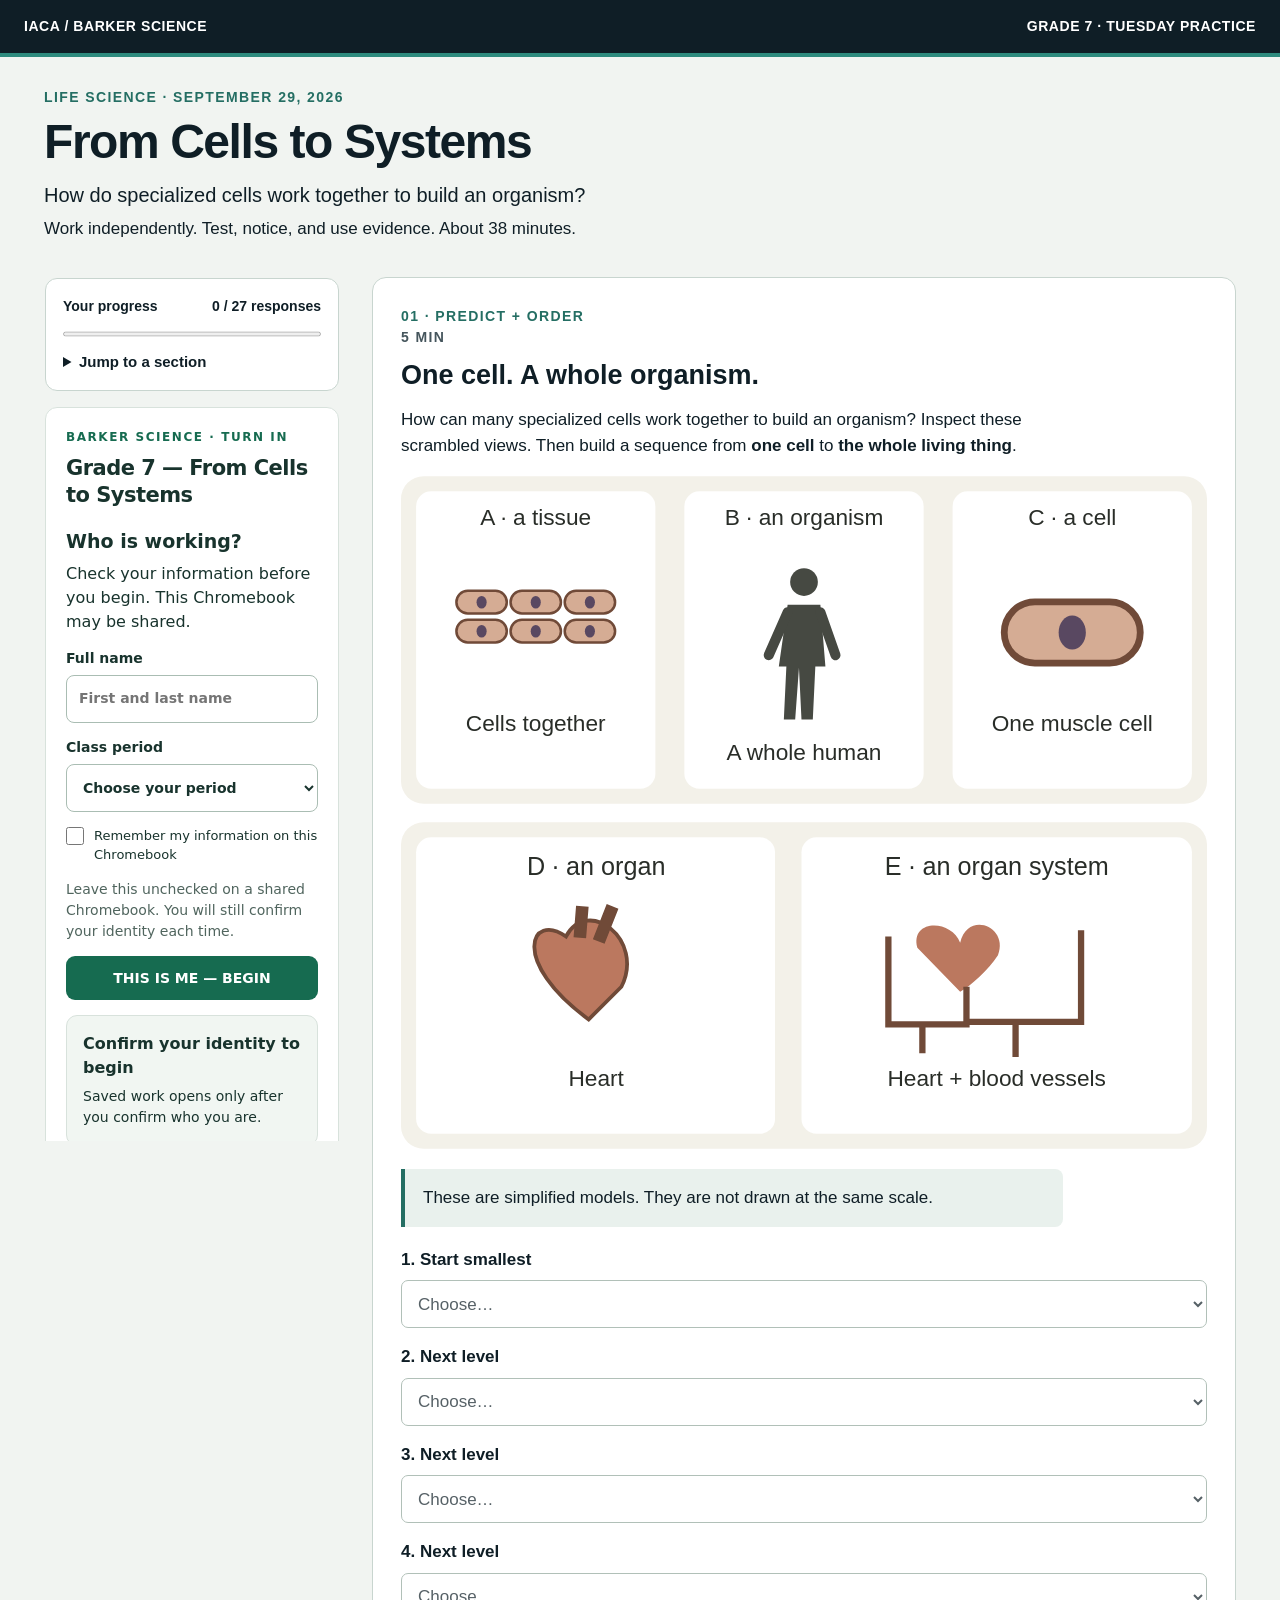
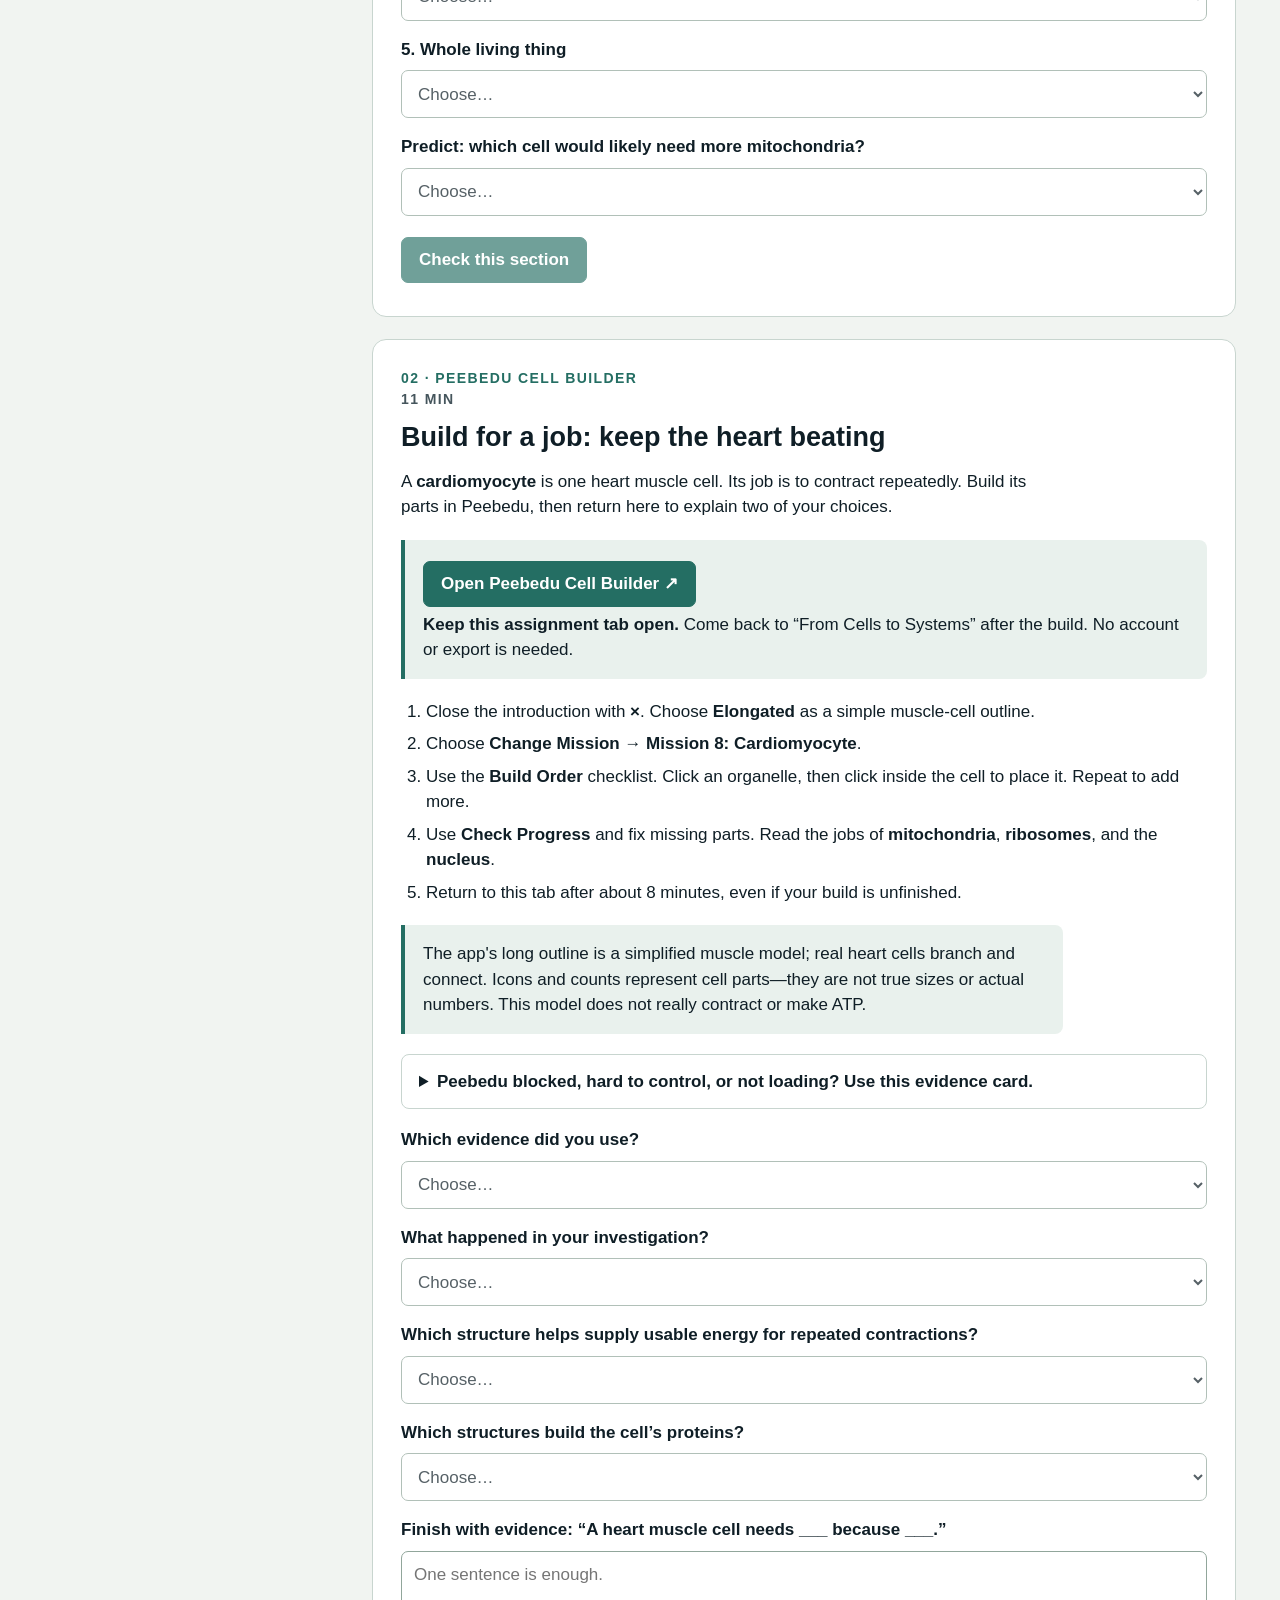
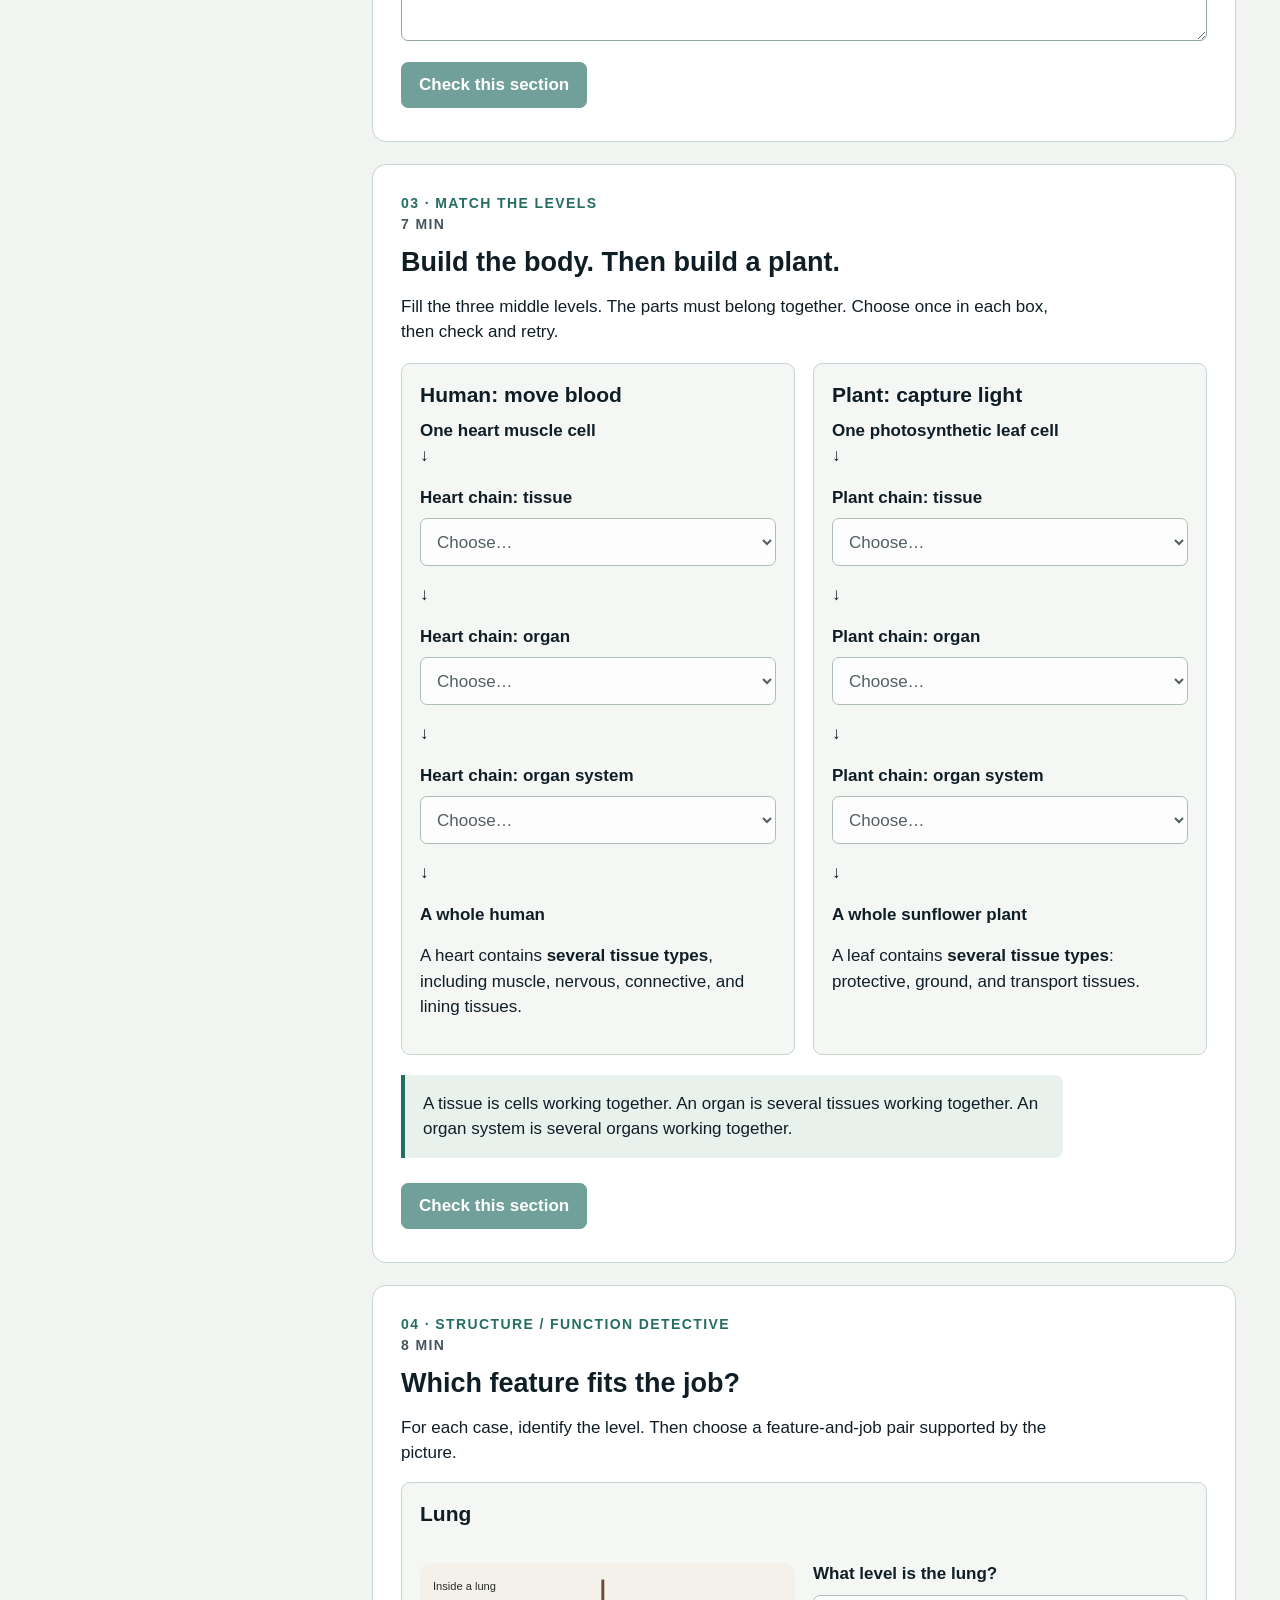
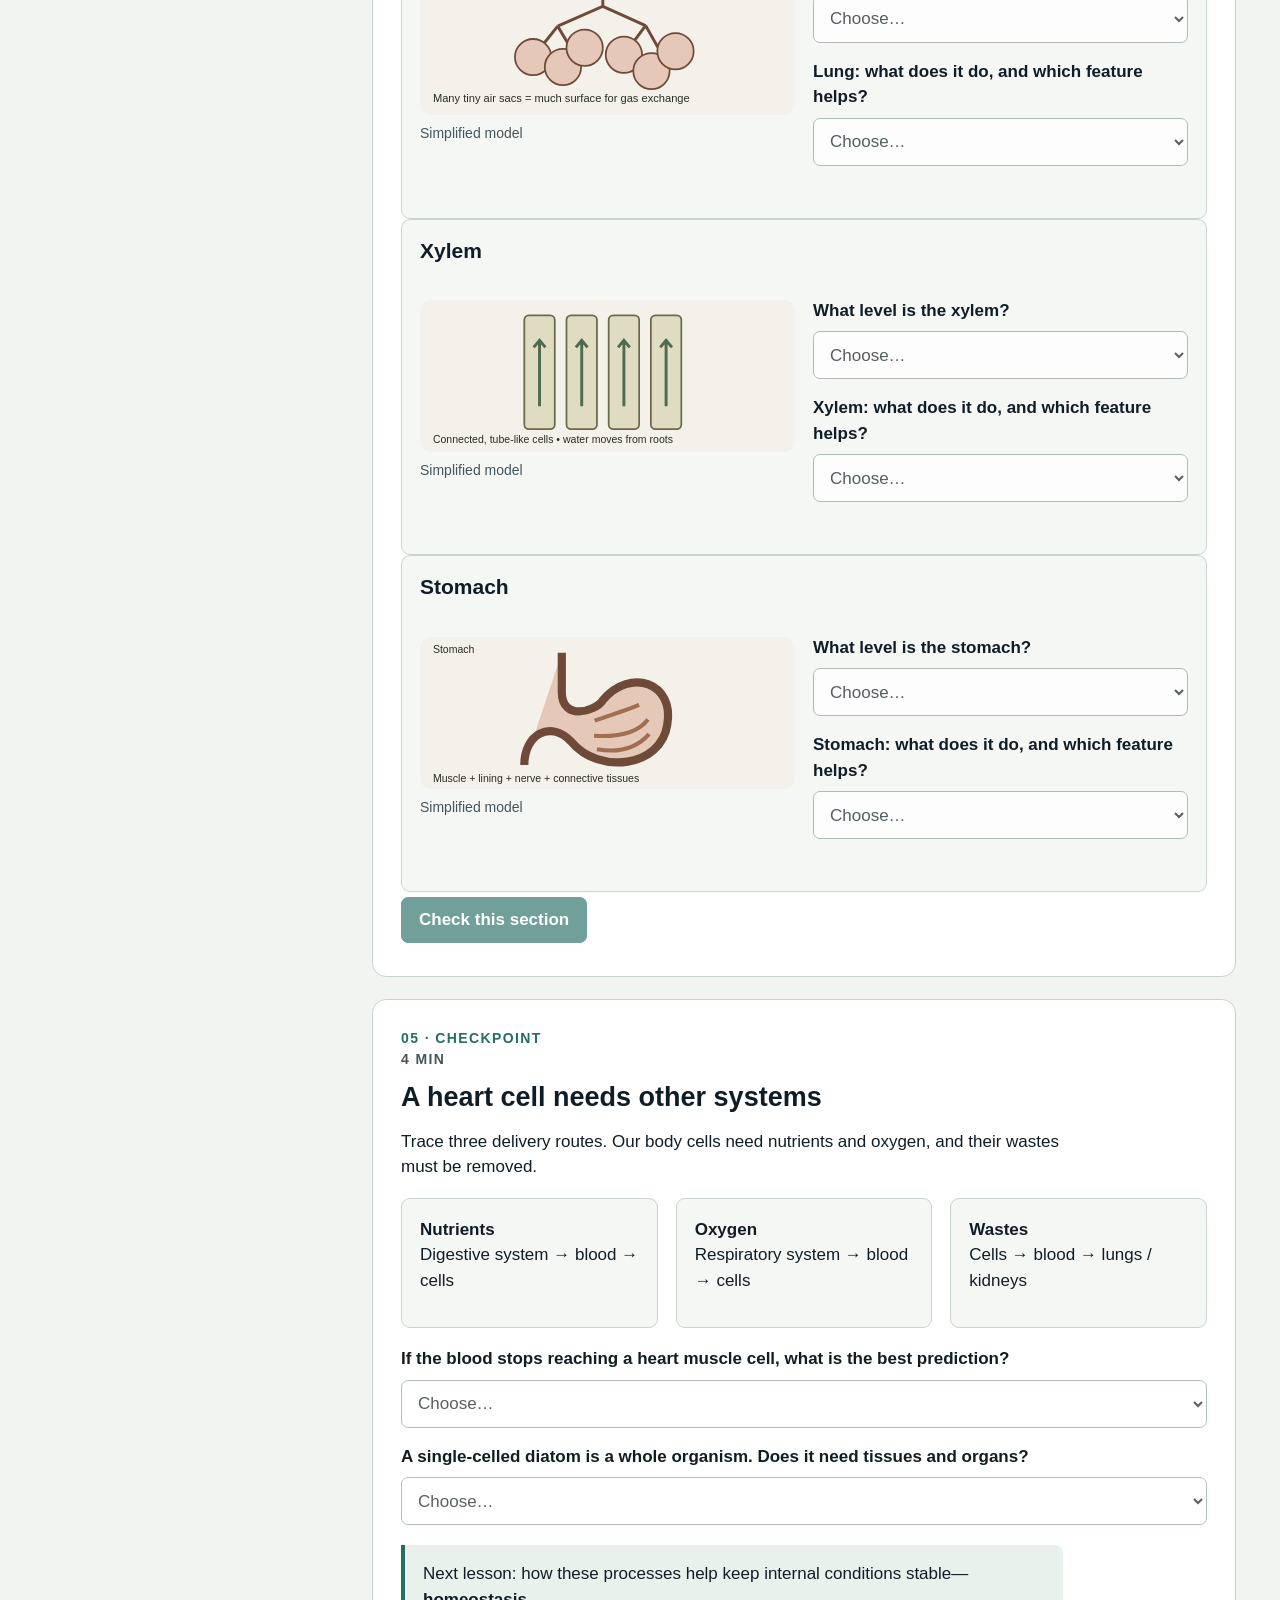
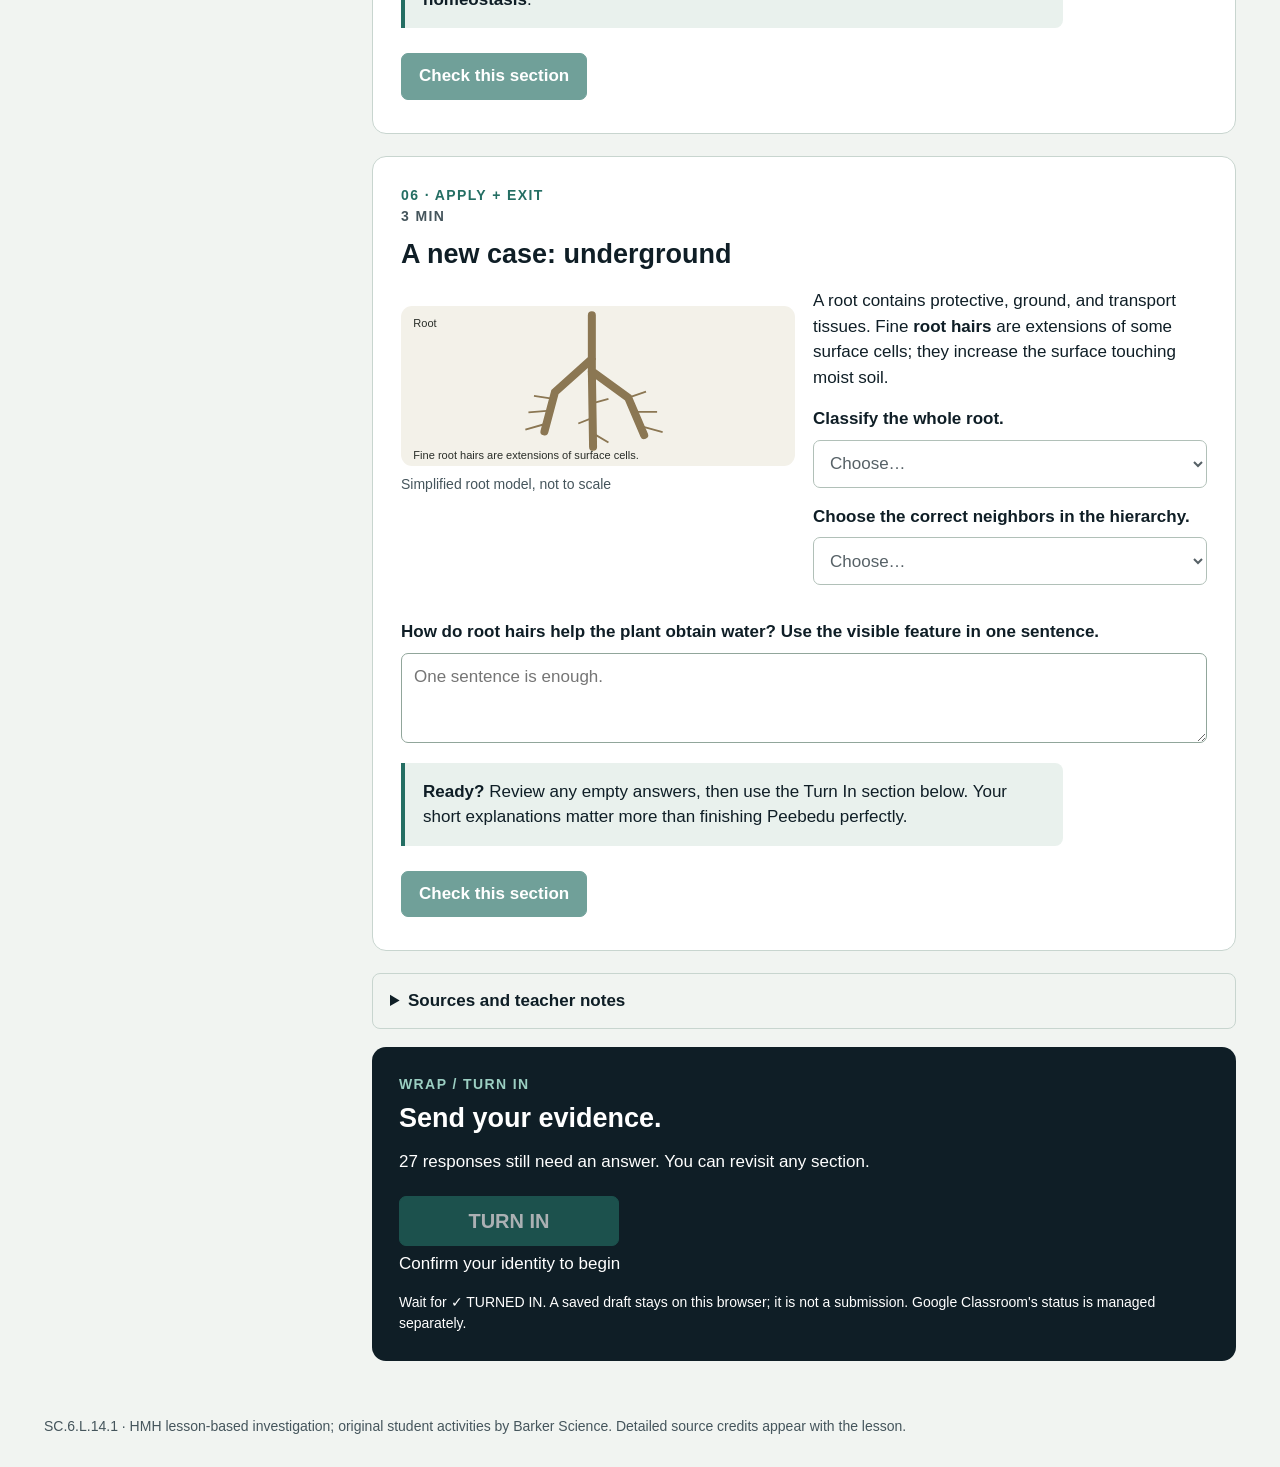
<file: from-cells-to-systems/index.html>
<!doctype html>
<html lang="en" data-grade="7">
<head><meta charset="utf-8"><meta name="viewport" content="width=device-width,initial-scale=1"><meta name="referrer" content="no-referrer">
<title>Grade 7 · From Cells to Systems | IACA Science</title><meta name="description" content="Tuesday practice: How do specialized cells work together to build an organism?">
<link rel="icon" type="image/svg+xml" href="data:image/svg+xml,%3Csvg xmlns='http://www.w3.org/2000/svg' viewBox='0 0 32 32'%3E%3Crect width='32' height='32' rx='7' fill='%230f1e26'/%3E%3Ccircle cx='16' cy='16' r='10' fill='none' stroke='%232e8b7e' stroke-width='3'/%3E%3Ccircle cx='16' cy='16' r='3' fill='white'/%3E%3C/svg%3E">
<link rel="stylesheet" href="client/iaca-submission.css"><link rel="stylesheet" href="lesson.css">
<script defer src="client/iaca-submission.js"></script><script defer src="config.js"></script><script defer src="lesson.js"></script></head>
<body><a class="skip" href="#activity">Skip to investigation</a>
<div class="topbar"><span>IACA / BARKER SCIENCE</span><span>GRADE 7 · TUESDAY PRACTICE</span></div>
<header class="page-header"><p class="eyebrow">Life Science · September 29, 2026</p><h1>From Cells to Systems</h1><p class="mission">How do specialized cells work together to build an organism?</p><p>Work independently. Test, notice, and use evidence. About 38 minutes.</p>
<p id="setup-note" class="setup-note">Turn-in is not connected yet. You can work and save on this Chromebook. Keep this browser profile and tell Mr. Barker before closing your work.</p></header>
<main class="layout"><aside class="side"><div class="side-inner"><div class="progress-card"><div class="progress-row"><span>Your progress</span><span id="progress-label">0 responses</span></div><progress id="progress" aria-label="Required responses completed" max="1" value="0"></progress><details class="jump-menu"><summary>Jump to a section</summary><nav id="step-nav" aria-label="Investigation sections"></nav></details></div><div id="submission" aria-label="Confirm identity, save, and turn in"></div></div></aside>
<div class="content"><div id="activity"><section class="step" id="g7-zoom" data-title="Zoom out"><p class="eyebrow">01 · PREDICT + ORDER <span class="timer">5 min</span></p><h2>One cell. A whole organism.</h2><p>How can many specialized cells work together to build an organism? Inspect these scrambled views. Then build a sequence from <strong>one cell</strong> to <strong>the whole living thing</strong>.</p><div><figure><img src="assets/g7-zoom.svg" alt="Scrambled models: A, muscle cells grouped as a tissue; B, a whole human organism; C, one muscle cell."></figure><figure><img src="assets/g7-organ-system.svg" alt="More scrambled models: D, a heart organ; E, a heart and blood vessels working as an organ system."></figure></div><p class="callout">These are simplified models. They are not drawn at the same scale.</p>
<label for="zoom_1">1. Start smallest</label><select name="zoom_1" id="zoom_1" data-required="1. Start smallest" data-answer="cell" data-feedback="Cell → tissue → organ → organ system → organism. Each new level contains working parts from the earlier levels."><option value="">Choose…</option><option value="organ">Organ</option><option value="cell">Cell</option><option value="organism">Organism</option><option value="tissue">Tissue</option><option value="system">Organ system</option></select>
<label for="zoom_2">2. Next level</label><select name="zoom_2" id="zoom_2" data-required="2. Next level" data-answer="tissue" data-feedback="Cell → tissue → organ → organ system → organism. Each new level contains working parts from the earlier levels."><option value="">Choose…</option><option value="organ">Organ</option><option value="cell">Cell</option><option value="organism">Organism</option><option value="tissue">Tissue</option><option value="system">Organ system</option></select>
<label for="zoom_3">3. Next level</label><select name="zoom_3" id="zoom_3" data-required="3. Next level" data-answer="organ" data-feedback="Cell → tissue → organ → organ system → organism. Each new level contains working parts from the earlier levels."><option value="">Choose…</option><option value="organ">Organ</option><option value="cell">Cell</option><option value="organism">Organism</option><option value="tissue">Tissue</option><option value="system">Organ system</option></select>
<label for="zoom_4">4. Next level</label><select name="zoom_4" id="zoom_4" data-required="4. Next level" data-answer="system" data-feedback="Cell → tissue → organ → organ system → organism. Each new level contains working parts from the earlier levels."><option value="">Choose…</option><option value="organ">Organ</option><option value="cell">Cell</option><option value="organism">Organism</option><option value="tissue">Tissue</option><option value="system">Organ system</option></select>
<label for="zoom_5">5. Whole living thing</label><select name="zoom_5" id="zoom_5" data-required="5. Whole living thing" data-answer="organism" data-feedback="Cell → tissue → organ → organ system → organism. Each new level contains working parts from the earlier levels."><option value="">Choose…</option><option value="organ">Organ</option><option value="cell">Cell</option><option value="organism">Organism</option><option value="tissue">Tissue</option><option value="system">Organ system</option></select>
<label for="prediction">Predict: which cell would likely need more mitochondria?</label><select name="prediction" id="prediction" data-required="Predict: which cell would likely need more mitochondria?"><option value="">Choose…</option><option value="leaf">A cell only storing water</option><option value="heart">A heart muscle cell contracting all day</option><option value="same">Every cell needs exactly the same number</option></select>
<button type="button" data-check="g7-zoom">Check this section</button><div class="feedback" aria-live="polite"></div></section>
<section class="step" id="g7-cell" data-title="Build a cell"><p class="eyebrow">02 · PEEBEDU CELL BUILDER <span class="timer">11 min</span></p><h2>Build for a job: keep the heart beating</h2><p>A <strong>cardiomyocyte</strong> is one heart muscle cell. Its job is to contract repeatedly. Build its parts in Peebedu, then return here to explain two of your choices.</p><div class="callout"><a class="external" href="https://peebedu.com/interactives/cellbuilder/" target="_blank" rel="noopener noreferrer">Open Peebedu Cell Builder ↗</a><p><strong>Keep this assignment tab open.</strong> Come back to “From Cells to Systems” after the build. No account or export is needed.</p></div><ol><li>Close the introduction with <strong>×</strong>. Choose <strong>Elongated</strong> as a simple muscle-cell outline.</li><li>Choose <strong>Change Mission → Mission 8: Cardiomyocyte</strong>.</li><li>Use the <strong>Build Order</strong> checklist. Click an organelle, then click inside the cell to place it. Repeat to add more.</li><li>Use <strong>Check Progress</strong> and fix missing parts. Read the jobs of <strong>mitochondria</strong>, <strong>ribosomes</strong>, and the <strong>nucleus</strong>.</li><li>Return to this tab after about 8 minutes, even if your build is unfinished.</li></ol><p class="callout">The app's long outline is a simplified muscle model; real heart cells branch and connect. Icons and counts represent cell parts—they are not true sizes or actual numbers. This model does not really contract or make ATP.</p>
<details><summary>Peebedu blocked, hard to control, or not loading? Use this evidence card.</summary><div class="card"><h3>Heart-cell evidence card</h3><p>A heart muscle cell contracts over and over. It has many mitochondria that help release usable energy from food, ribosomes that build proteins, and a nucleus that holds DNA instructions. It also has a membrane and other cell structures.</p><p>Use those observations to complete the same questions below. Tell your teacher that you used the evidence card.</p></div></details>
<label for="cell_route">Which evidence did you use?</label><select name="cell_route" id="cell_route" data-required="Which evidence did you use?"><option value="">Choose…</option><option value="live">Peebedu Mission 8</option><option value="fallback">The evidence card because Peebedu was unavailable</option></select>
<label for="build_status">What happened in your investigation?</label><select name="build_status" id="build_status"><option value="">Choose…</option><option value="complete">I completed the heart-cell mission</option><option value="attempt">I built and inspected parts; the mission was unfinished</option><option value="card">I used the evidence card</option></select>
<label for="heart_energy">Which structure helps supply usable energy for repeated contractions?</label><select name="heart_energy" id="heart_energy" data-required="Which structure helps supply usable energy for repeated contractions?" data-answer="mitochondria" data-feedback="Mitochondria help release usable energy from food. Repeated contractions require a large energy supply."><option value="">Choose…</option><option value="nucleus">Nucleus</option><option value="mitochondria">Mitochondria</option><option value="chloroplast">Chloroplasts</option></select>
<label for="heart_proteins">Which structures build the cell’s proteins?</label><select name="heart_proteins" id="heart_proteins" data-required="Which structures build the cell’s proteins?" data-answer="ribosomes" data-feedback="Ribosomes build proteins. Some proteins form the machinery that allows a muscle cell to contract."><option value="">Choose…</option><option value="ribosomes">Ribosomes</option><option value="wall">A cell wall</option><option value="vacuole">Vacuoles</option></select>
<label for="heart_evidence">Finish with evidence: “A heart muscle cell needs ___ because ___.”</label><textarea id="heart_evidence" name="heart_evidence" data-required="Finish with evidence: “A heart muscle cell needs ___ because ___.”" maxlength="240" rows="2" placeholder="One sentence is enough."></textarea>
<button type="button" data-check="g7-cell">Check this section</button><div class="feedback" aria-live="polite"></div></section>
<section class="step" id="g7-hierarchy" data-title="Build two organisms"><p class="eyebrow">03 · MATCH THE LEVELS <span class="timer">7 min</span></p><h2>Build the body. Then build a plant.</h2><p>Fill the three middle levels. The parts must belong together. Choose once in each box, then check and retry.</p><div class="two-col"><div class="card"><h3>Human: move blood</h3><p><strong>One heart muscle cell</strong><br>↓</p>
<label for="human_1">Heart chain: tissue</label><select name="human_1" id="human_1" data-required="Heart chain: tissue" data-answer="cardiac" data-feedback="Heart muscle cells form cardiac muscle tissue; that tissue is part of the heart, which works with blood vessels in the cardiovascular system."><option value="">Choose…</option><option value="heart">Heart</option><option value="cardiac">Cardiac muscle tissue</option><option value="cardiovascular">Cardiovascular system</option><option value="digestive">Digestive system</option></select><p aria-hidden="true">↓</p>
<label for="human_2">Heart chain: organ</label><select name="human_2" id="human_2" data-required="Heart chain: organ" data-answer="heart" data-feedback="Heart muscle cells form cardiac muscle tissue; that tissue is part of the heart, which works with blood vessels in the cardiovascular system."><option value="">Choose…</option><option value="heart">Heart</option><option value="cardiac">Cardiac muscle tissue</option><option value="cardiovascular">Cardiovascular system</option><option value="digestive">Digestive system</option></select><p aria-hidden="true">↓</p>
<label for="human_3">Heart chain: organ system</label><select name="human_3" id="human_3" data-required="Heart chain: organ system" data-answer="cardiovascular" data-feedback="Heart muscle cells form cardiac muscle tissue; that tissue is part of the heart, which works with blood vessels in the cardiovascular system."><option value="">Choose…</option><option value="heart">Heart</option><option value="cardiac">Cardiac muscle tissue</option><option value="cardiovascular">Cardiovascular system</option><option value="digestive">Digestive system</option></select><p aria-hidden="true">↓</p>
<p><strong>A whole human</strong></p><p>A heart contains <strong>several tissue types</strong>, including muscle, nervous, connective, and lining tissues.</p></div><div class="card"><h3>Plant: capture light</h3><p><strong>One photosynthetic leaf cell</strong><br>↓</p>
<label for="plant_1">Plant chain: tissue</label><select name="plant_1" id="plant_1" data-required="Plant chain: tissue" data-answer="ground" data-feedback="Photosynthetic cells are in leaf ground tissue. A leaf is an organ in the shoot system; the whole plant also has a root system."><option value="">Choose…</option><option value="shoot">Shoot system</option><option value="leaf">Leaf</option><option value="ground">Leaf ground tissue</option><option value="root">Root system</option></select><p aria-hidden="true">↓</p>
<label for="plant_2">Plant chain: organ</label><select name="plant_2" id="plant_2" data-required="Plant chain: organ" data-answer="leaf" data-feedback="Photosynthetic cells are in leaf ground tissue. A leaf is an organ in the shoot system; the whole plant also has a root system."><option value="">Choose…</option><option value="shoot">Shoot system</option><option value="leaf">Leaf</option><option value="ground">Leaf ground tissue</option><option value="root">Root system</option></select><p aria-hidden="true">↓</p>
<label for="plant_3">Plant chain: organ system</label><select name="plant_3" id="plant_3" data-required="Plant chain: organ system" data-answer="shoot" data-feedback="Photosynthetic cells are in leaf ground tissue. A leaf is an organ in the shoot system; the whole plant also has a root system."><option value="">Choose…</option><option value="shoot">Shoot system</option><option value="leaf">Leaf</option><option value="ground">Leaf ground tissue</option><option value="root">Root system</option></select><p aria-hidden="true">↓</p>
<p><strong>A whole sunflower plant</strong></p><p>A leaf contains <strong>several tissue types</strong>: protective, ground, and transport tissues.</p></div></div><p class="callout">A tissue is cells working together. An organ is several tissues working together. An organ system is several organs working together.</p><button type="button" data-check="g7-hierarchy">Check this section</button><div class="feedback" aria-live="polite"></div></section>
<section class="step" id="g7-function" data-title="Structure clues"><p class="eyebrow">04 · STRUCTURE / FUNCTION DETECTIVE <span class="timer">8 min</span></p><h2>Which feature fits the job?</h2><p>For each case, identify the level. Then choose a feature-and-job pair supported by the picture.</p>
<article class="card"><h3>Lung</h3><div class="two-col"><figure><img src="assets/g7-lung.svg" alt="A simplified cluster of many small air sacs connected by airways."><figcaption>Simplified model</figcaption></figure><div>
<label for="lung_level">What level is the lung?</label><select name="lung_level" id="lung_level" data-required="What level is the lung?" data-answer="organ" data-feedback="A lung is an organ. Its many alveoli give a large surface area for oxygen and carbon dioxide exchange."><option value="">Choose…</option><option value="organ">Organ</option><option value="cell">Cell</option><option value="organism">Organism</option><option value="tissue">Tissue</option><option value="system">Organ system</option></select>
<label for="lung_feature">Lung: what does it do, and which feature helps?</label><select name="lung_feature" id="lung_feature" data-required="Lung: what does it do, and which feature helps?" data-answer="gas" data-feedback="A lung is an organ. Its many alveoli give a large surface area for oxygen and carbon dioxide exchange."><option value="">Choose…</option><option value="gas">Many air sacs → more area to exchange gases</option><option value="digestion">One large cavity → mix food</option><option value="water">Long tubes → move water from roots</option></select>
</div></div></article>
<article class="card"><h3>Xylem</h3><div class="two-col"><figure><img src="assets/g7-xylem.svg" alt="Connected tube-like cells with upward arrows representing water transport."><figcaption>Simplified model</figcaption></figure><div>
<label for="xylem_level">What level is the xylem?</label><select name="xylem_level" id="xylem_level" data-required="What level is the xylem?" data-answer="tissue" data-feedback="Xylem is a transport tissue in plants. Connected tube-like structures carry water and minerals from roots."><option value="">Choose…</option><option value="organ">Organ</option><option value="cell">Cell</option><option value="organism">Organism</option><option value="tissue">Tissue</option><option value="system">Organ system</option></select>
<label for="xylem_feature">Xylem: what does it do, and which feature helps?</label><select name="xylem_feature" id="xylem_feature" data-required="Xylem: what does it do, and which feature helps?" data-answer="water" data-feedback="Xylem is a transport tissue in plants. Connected tube-like structures carry water and minerals from roots."><option value="">Choose…</option><option value="sugar">Flat surface → capture sunlight</option><option value="water">Connected tubes → transport water</option><option value="movement">Shortening cells → produce movement</option></select>
</div></div></article>
<article class="card"><h3>Stomach</h3><div class="two-col"><figure><img src="assets/g7-stomach.svg" alt="Stomach model showing an outer muscular wall and an inner folded lining."><figcaption>Simplified model</figcaption></figure><div>
<label for="stomach_level">What level is the stomach?</label><select name="stomach_level" id="stomach_level" data-required="What level is the stomach?" data-answer="organ" data-feedback="The stomach is an organ with several tissues. Contractions of its muscle tissue mix food and digestive juices."><option value="">Choose…</option><option value="organ">Organ</option><option value="cell">Cell</option><option value="organism">Organism</option><option value="tissue">Tissue</option><option value="system">Organ system</option></select>
<label for="stomach_feature">Stomach: what does it do, and which feature helps?</label><select name="stomach_feature" id="stomach_feature" data-required="Stomach: what does it do, and which feature helps?" data-answer="food" data-feedback="The stomach is an organ with several tissues. Contractions of its muscle tissue mix food and digestive juices."><option value="">Choose…</option><option value="oxygen">Many air sacs → exchange oxygen</option><option value="food">Muscular wall → mix food and digestive juices</option><option value="light">Many chloroplasts → make sugar</option></select>
</div></div></article>
<button type="button" data-check="g7-function">Check this section</button><div class="feedback" aria-live="polite"></div></section>
<section class="step" id="g7-systems" data-title="Work together"><p class="eyebrow">05 · CHECKPOINT <span class="timer">4 min</span></p><h2>A heart cell needs other systems</h2><p>Trace three delivery routes. Our body cells need nutrients and oxygen, and their wastes must be removed.</p><div class="three-col"><div class="card"><strong>Nutrients</strong><p>Digestive system → blood → cells</p></div><div class="card"><strong>Oxygen</strong><p>Respiratory system → blood → cells</p></div><div class="card"><strong>Wastes</strong><p>Cells → blood → lungs / kidneys</p></div></div>
<label for="systems_reason">If the blood stops reaching a heart muscle cell, what is the best prediction?</label><select name="systems_reason" id="systems_reason" data-required="If the blood stops reaching a heart muscle cell, what is the best prediction?" data-answer="needs" data-feedback="Specialized human cells depend on other cells, tissues, organs, and systems for supplies and waste removal."><option value="">Choose…</option><option value="independent">It can get everything it needs completely independently</option><option value="needs">Its oxygen and nutrient supply falls, and wastes build up</option><option value="tissue">It instantly changes into a different type of tissue</option></select>
<label for="unicellular">A single-celled diatom is a whole organism. Does it need tissues and organs?</label><select name="unicellular" id="unicellular" data-required="A single-celled diatom is a whole organism. Does it need tissues and organs?" data-answer="no" data-feedback="Not every organism has tissues, organs, or organ systems. In a unicellular organism, one cell is the whole living thing."><option value="">Choose…</option><option value="yes">Yes; every organism has organ systems</option><option value="no">No; its one cell performs its life functions</option><option value="plant">Only if it captures sunlight</option></select>
<p class="callout">Next lesson: how these processes help keep internal conditions stable—<strong>homeostasis</strong>.</p><button type="button" data-check="g7-systems">Check this section</button><div class="feedback" aria-live="polite"></div></section>
<section class="step" id="g7-final" data-title="Final challenge"><p class="eyebrow">06 · APPLY + EXIT <span class="timer">3 min</span></p><h2>A new case: underground</h2><div class="two-col"><figure><img src="assets/g7-root.svg" alt="A root with fine hair-like extensions on its outer surface cells."><figcaption>Simplified root model, not to scale</figcaption></figure><div><p>A root contains protective, ground, and transport tissues. Fine <strong>root hairs</strong> are extensions of some surface cells; they increase the surface touching moist soil.</p>
<label for="root_level">Classify the whole root.</label><select name="root_level" id="root_level" data-required="Classify the whole root." data-answer="organ" data-feedback="The root is an organ because it contains different tissues working together."><option value="">Choose…</option><option value="organ">Organ</option><option value="cell">Cell</option><option value="organism">Organism</option><option value="tissue">Tissue</option><option value="system">Organ system</option></select>
<label for="root_neighbors">Choose the correct neighbors in the hierarchy.</label><select name="root_neighbors" id="root_neighbors" data-required="Choose the correct neighbors in the hierarchy." data-answer="good" data-feedback="Tissues make up an organ; that organ works as part of an organ system. The plant is the whole organism."><option value="">Choose…</option><option value="good">Root tissue → root → root system</option><option value="wrong1">Root system → root → root cell</option><option value="wrong2">Whole plant → root → leaf tissue</option></select>
</div></div><label for="root_evidence">How do root hairs help the plant obtain water? Use the visible feature in one sentence.</label><textarea id="root_evidence" name="root_evidence" data-required="How do root hairs help the plant obtain water? Use the visible feature in one sentence." maxlength="240" rows="2" placeholder="One sentence is enough."></textarea>
<p class="callout"><strong>Ready?</strong> Review any empty answers, then use the Turn In section below. Your short explanations matter more than finishing Peebedu perfectly.</p><button type="button" data-check="g7-final">Check this section</button><div class="feedback" aria-live="polite"></div></section>
<details class="sources"><summary>Sources and teacher notes</summary><p>Instructional source: Houghton Mifflin Harcourt, Life Science Unit 2, Lesson 4, “Levels of Cellular Organization,” printed pages 118–129; Lesson 5, “Homeostasis and Cell Processes,” pages 132–143, used only for the brief cells' needs bridge. Lesson 6, “Classification of Living Things,” pages 148–163, was reviewed for future context; taxonomy is outside today's investigation.</p><p>Primary benchmark: SC.6.L.14.1. Today practices cell → organism; atoms → molecules are prior knowledge, so this single lesson does not cover the full benchmark.</p><p><a href="https://peebedu.com/interactive/cell-builder/" target="_blank" rel="noopener noreferrer">Peebedu Cell Builder and activity description</a> · Current Mission 8, Cardiomyocyte, checked September 29, 2026. Peebedu remains on its own site. All diagrams on this page are original simplified teaching models. They do not reproduce HMH figures or Peebedu's simulation.</p></details></div>
<section class="finish" id="finish" aria-labelledby="finish-title"><p class="eyebrow">WRAP / TURN IN</p><h2 id="finish-title">Send your evidence.</h2><p id="finish-summary"></p><button type="button" class="primary" id="finish-turn-in">TURN IN</button><p id="finish-status" role="status"></p><small>Wait for ✓ TURNED IN. A saved draft stays on this browser; it is not a submission. Google Classroom's status is managed separately.</small></section></div></main>
<footer>SC.6.L.14.1 · HMH lesson-based investigation; original student activities by Barker Science. Detailed source credits appear with the lesson.</footer><noscript>JavaScript is needed for practice feedback, saving, and turn-in. Ask your teacher for help.</noscript></body></html>
</file>
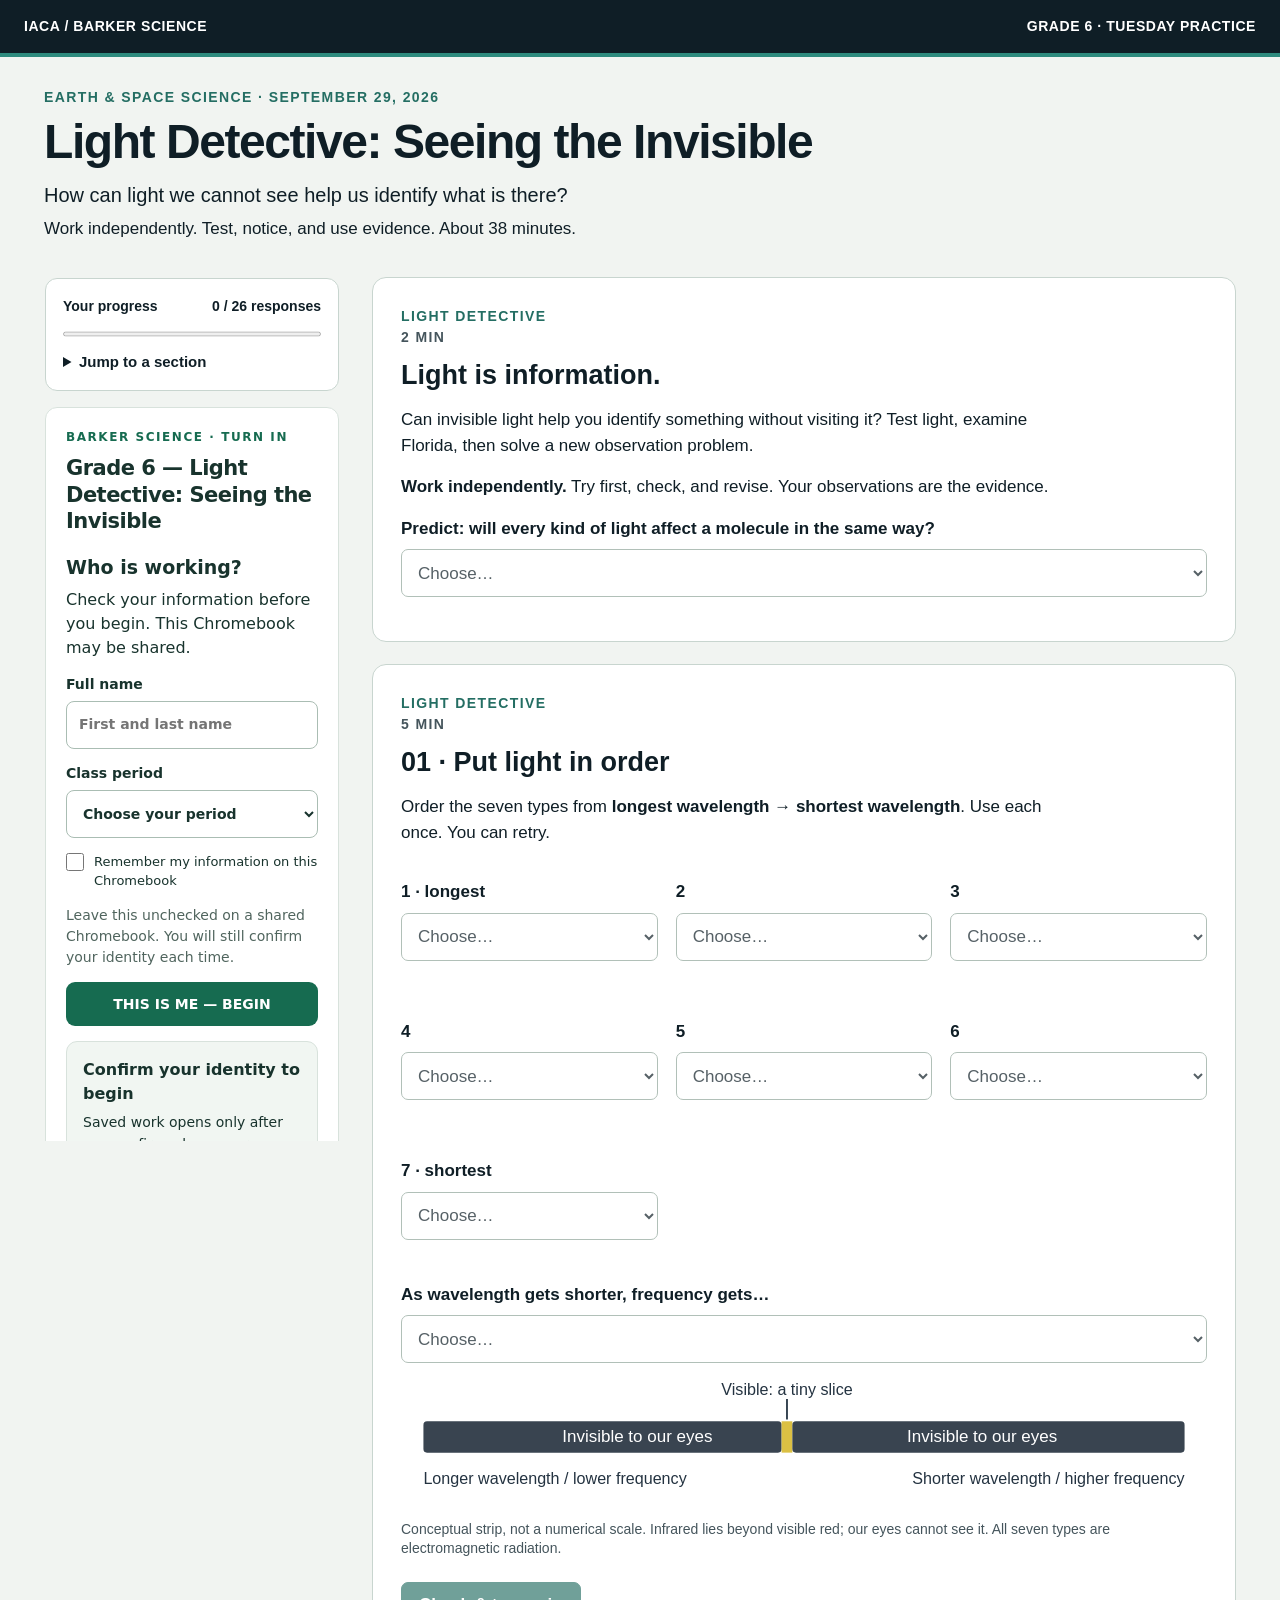
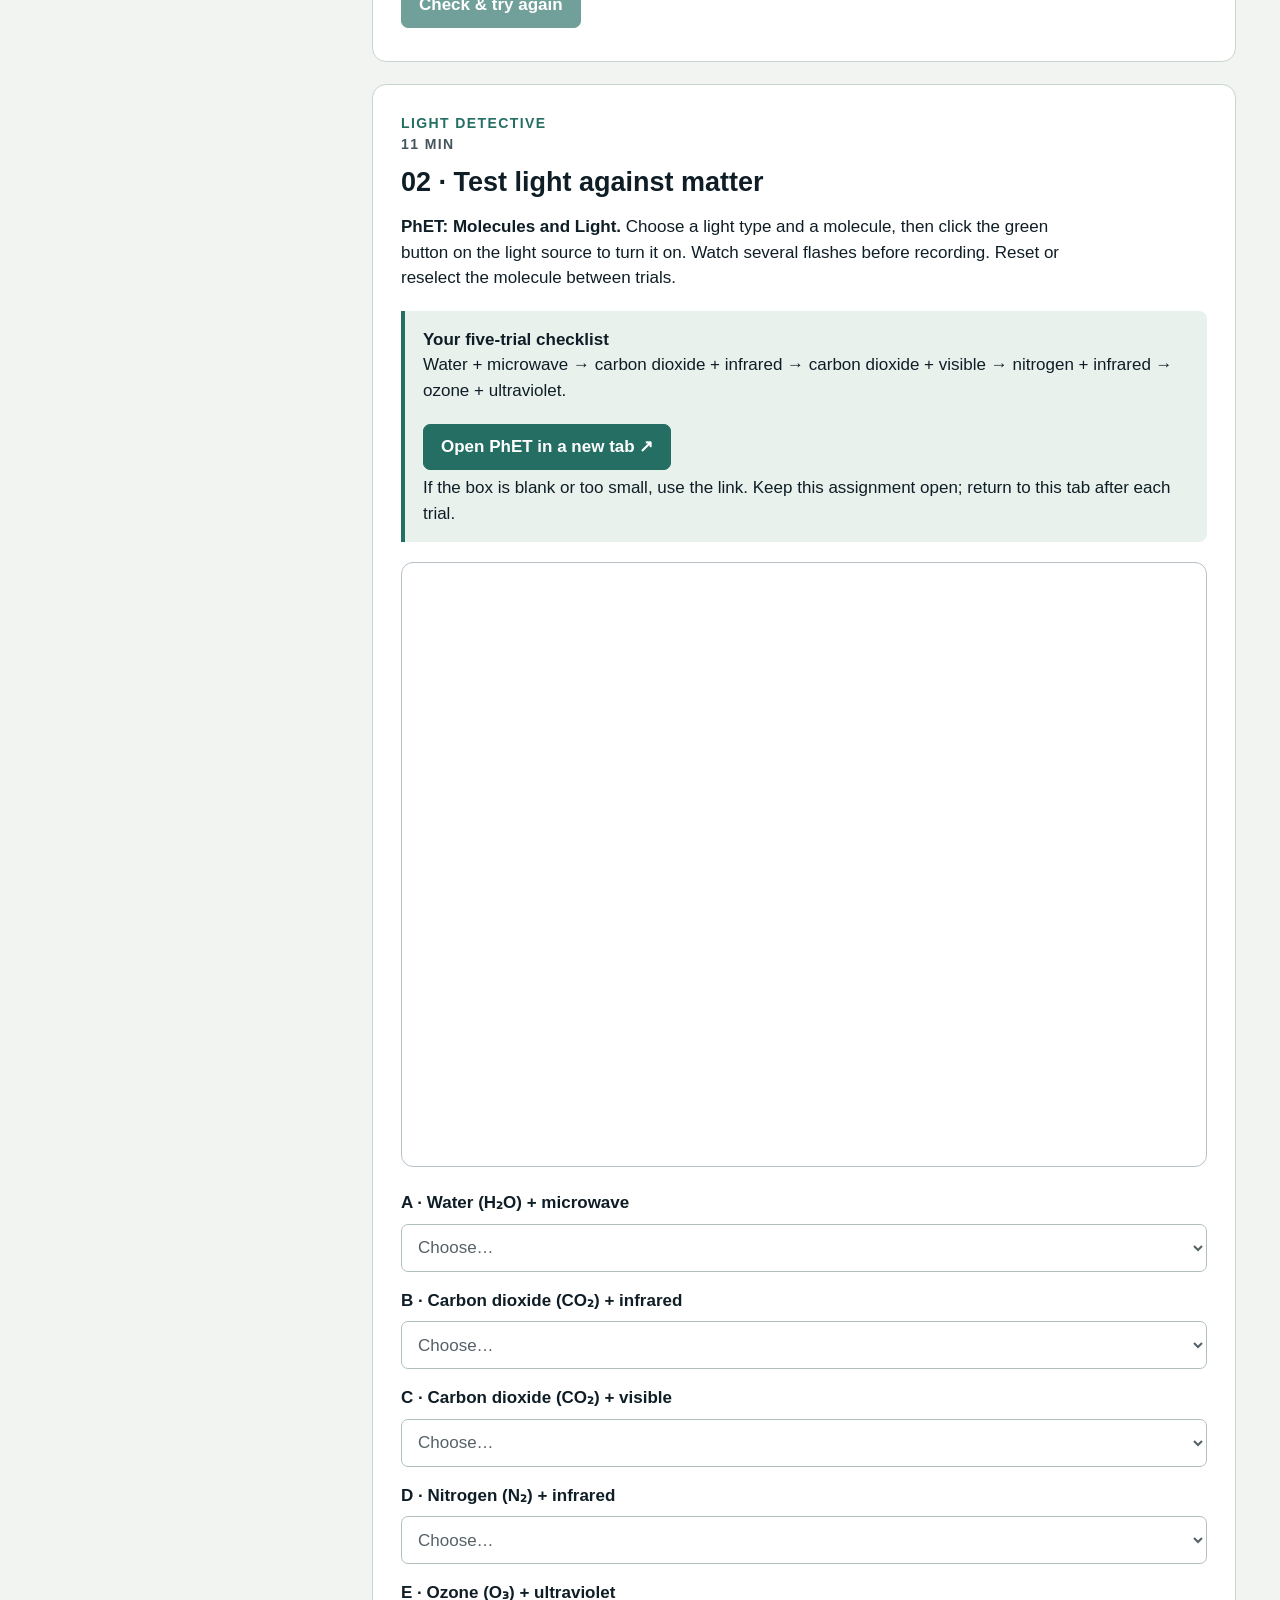
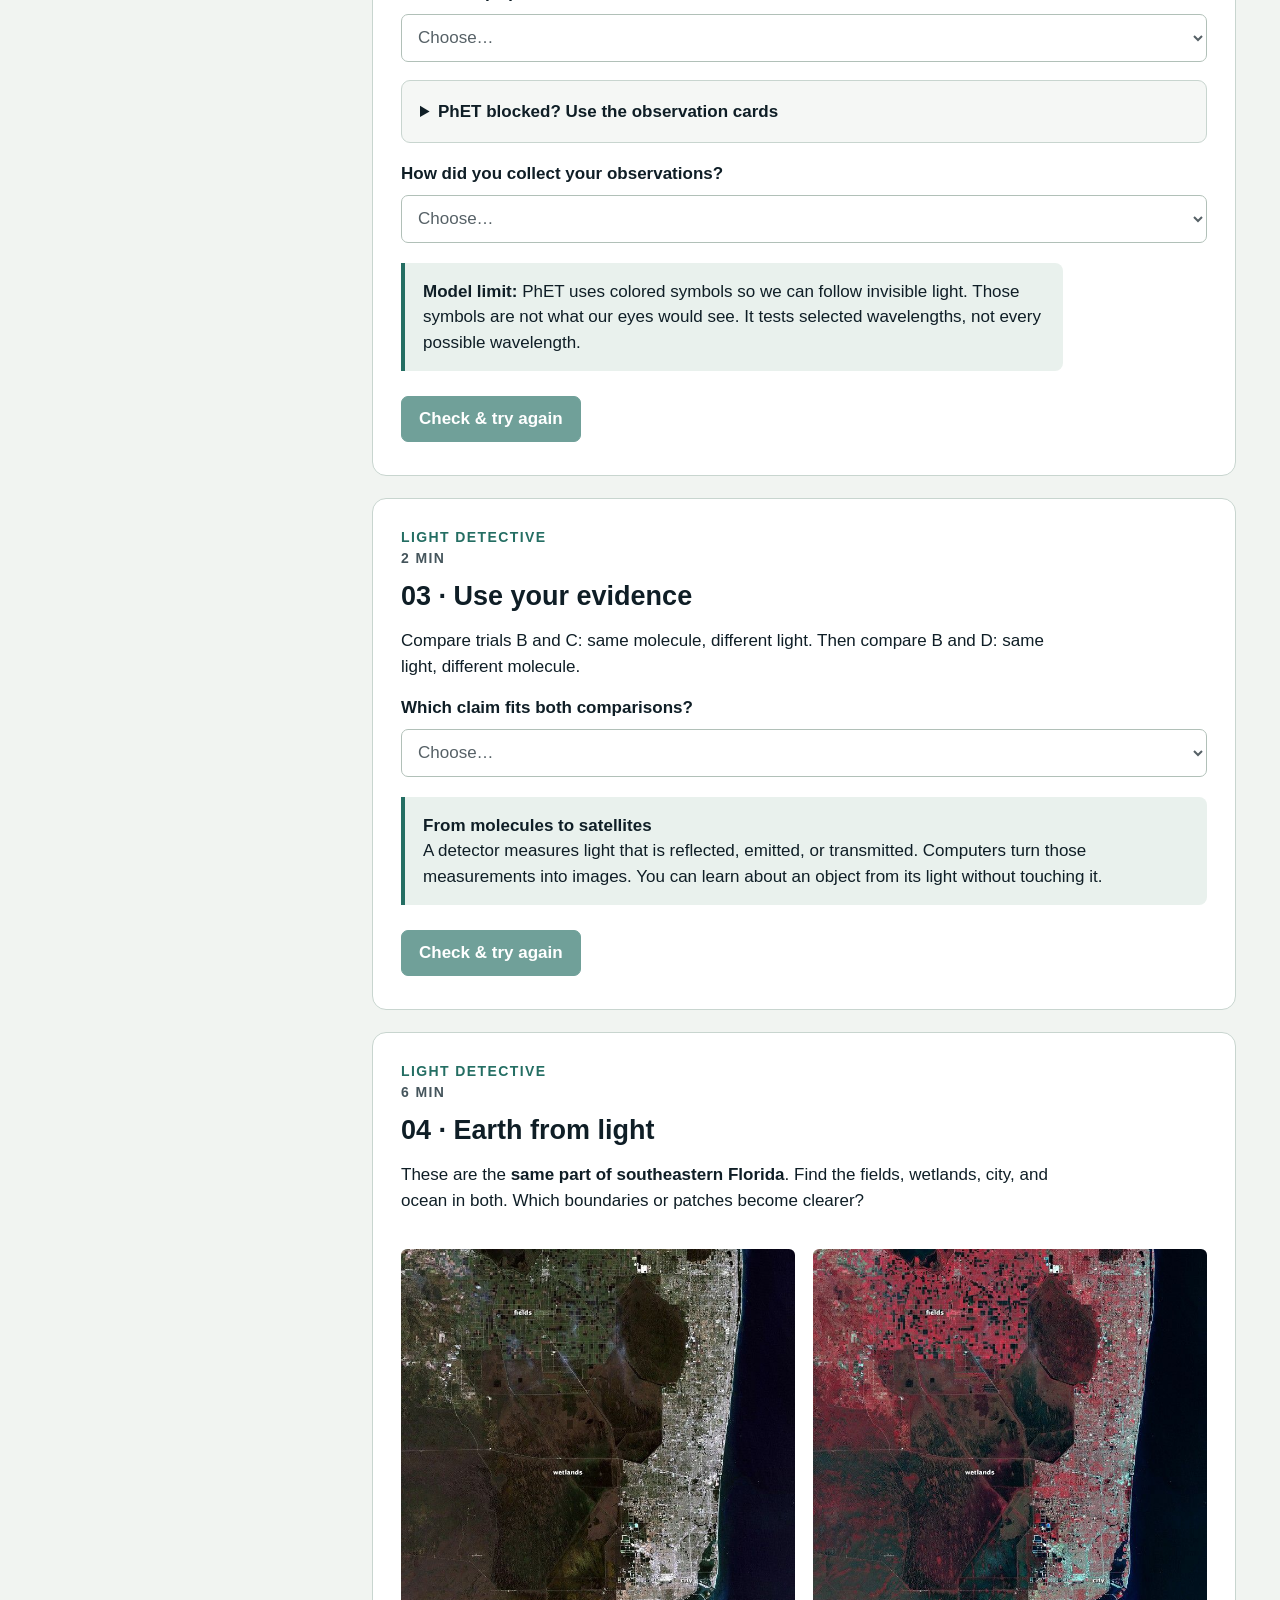
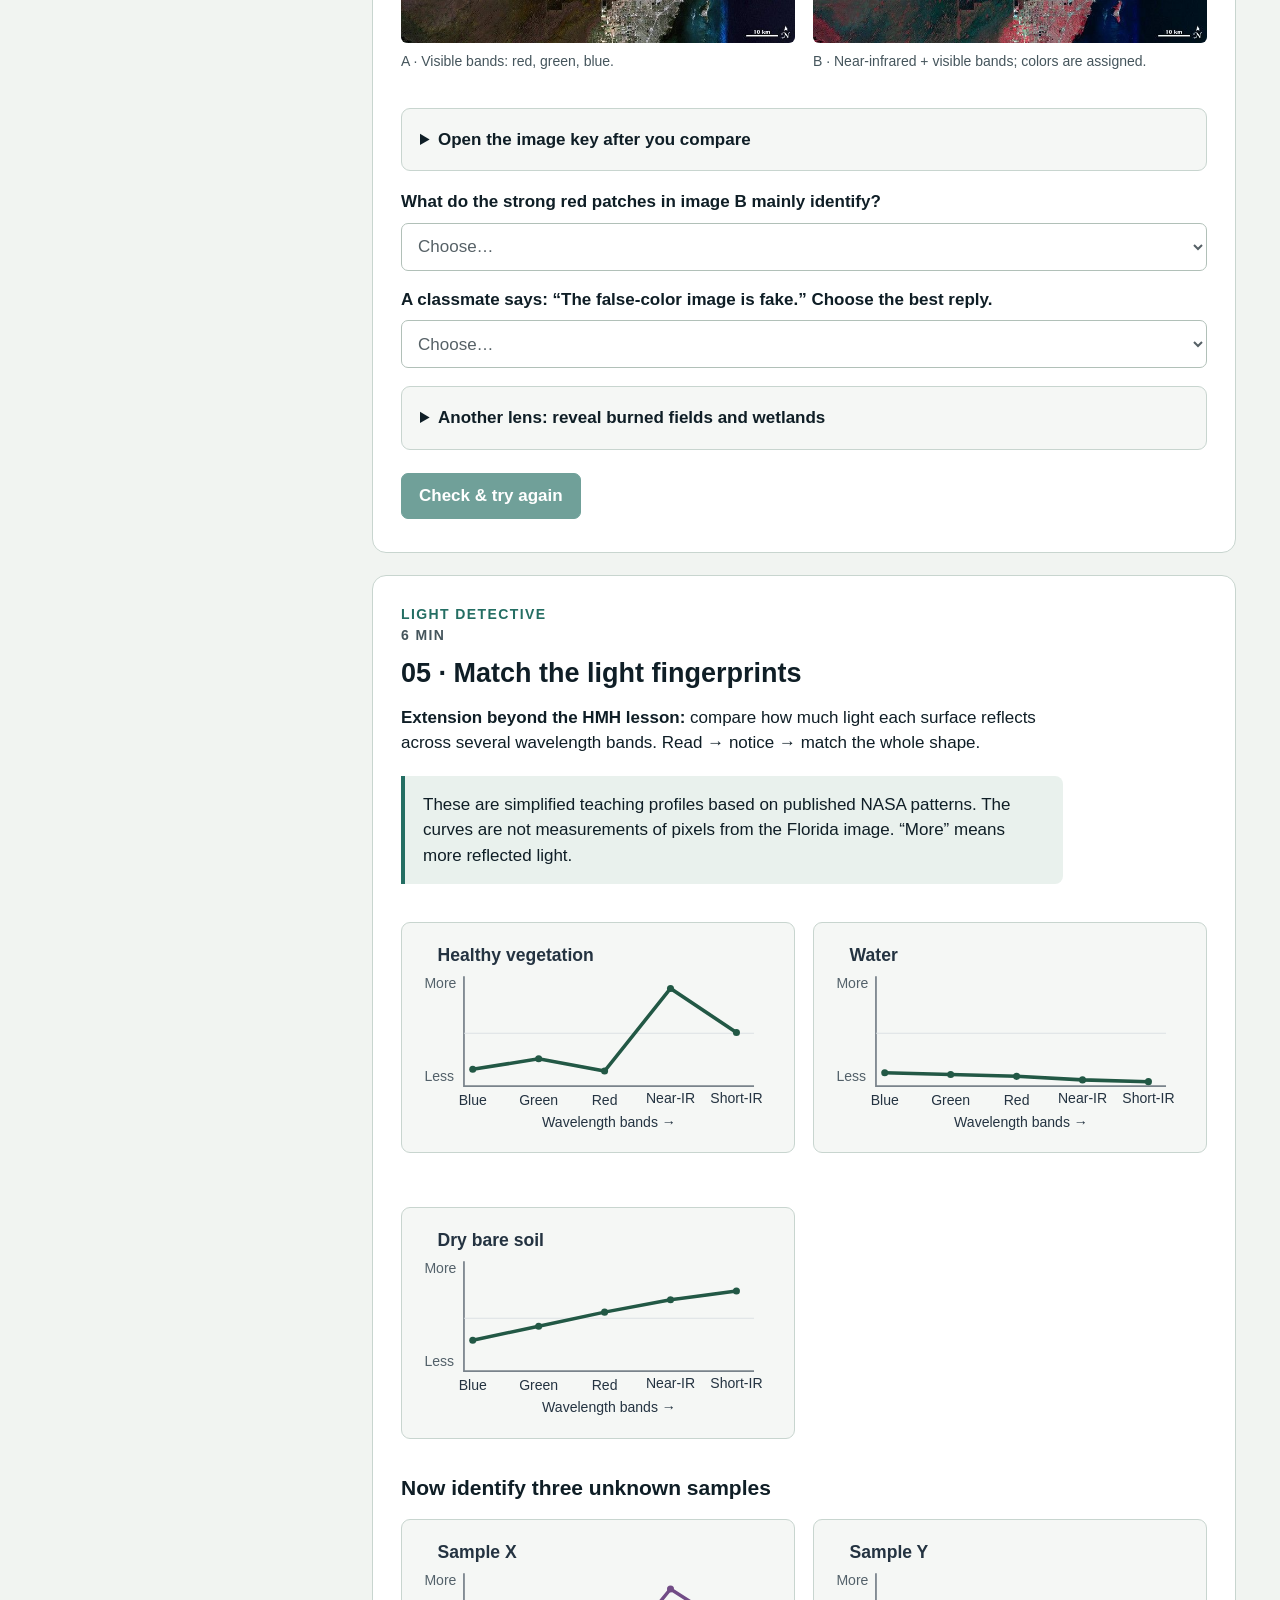
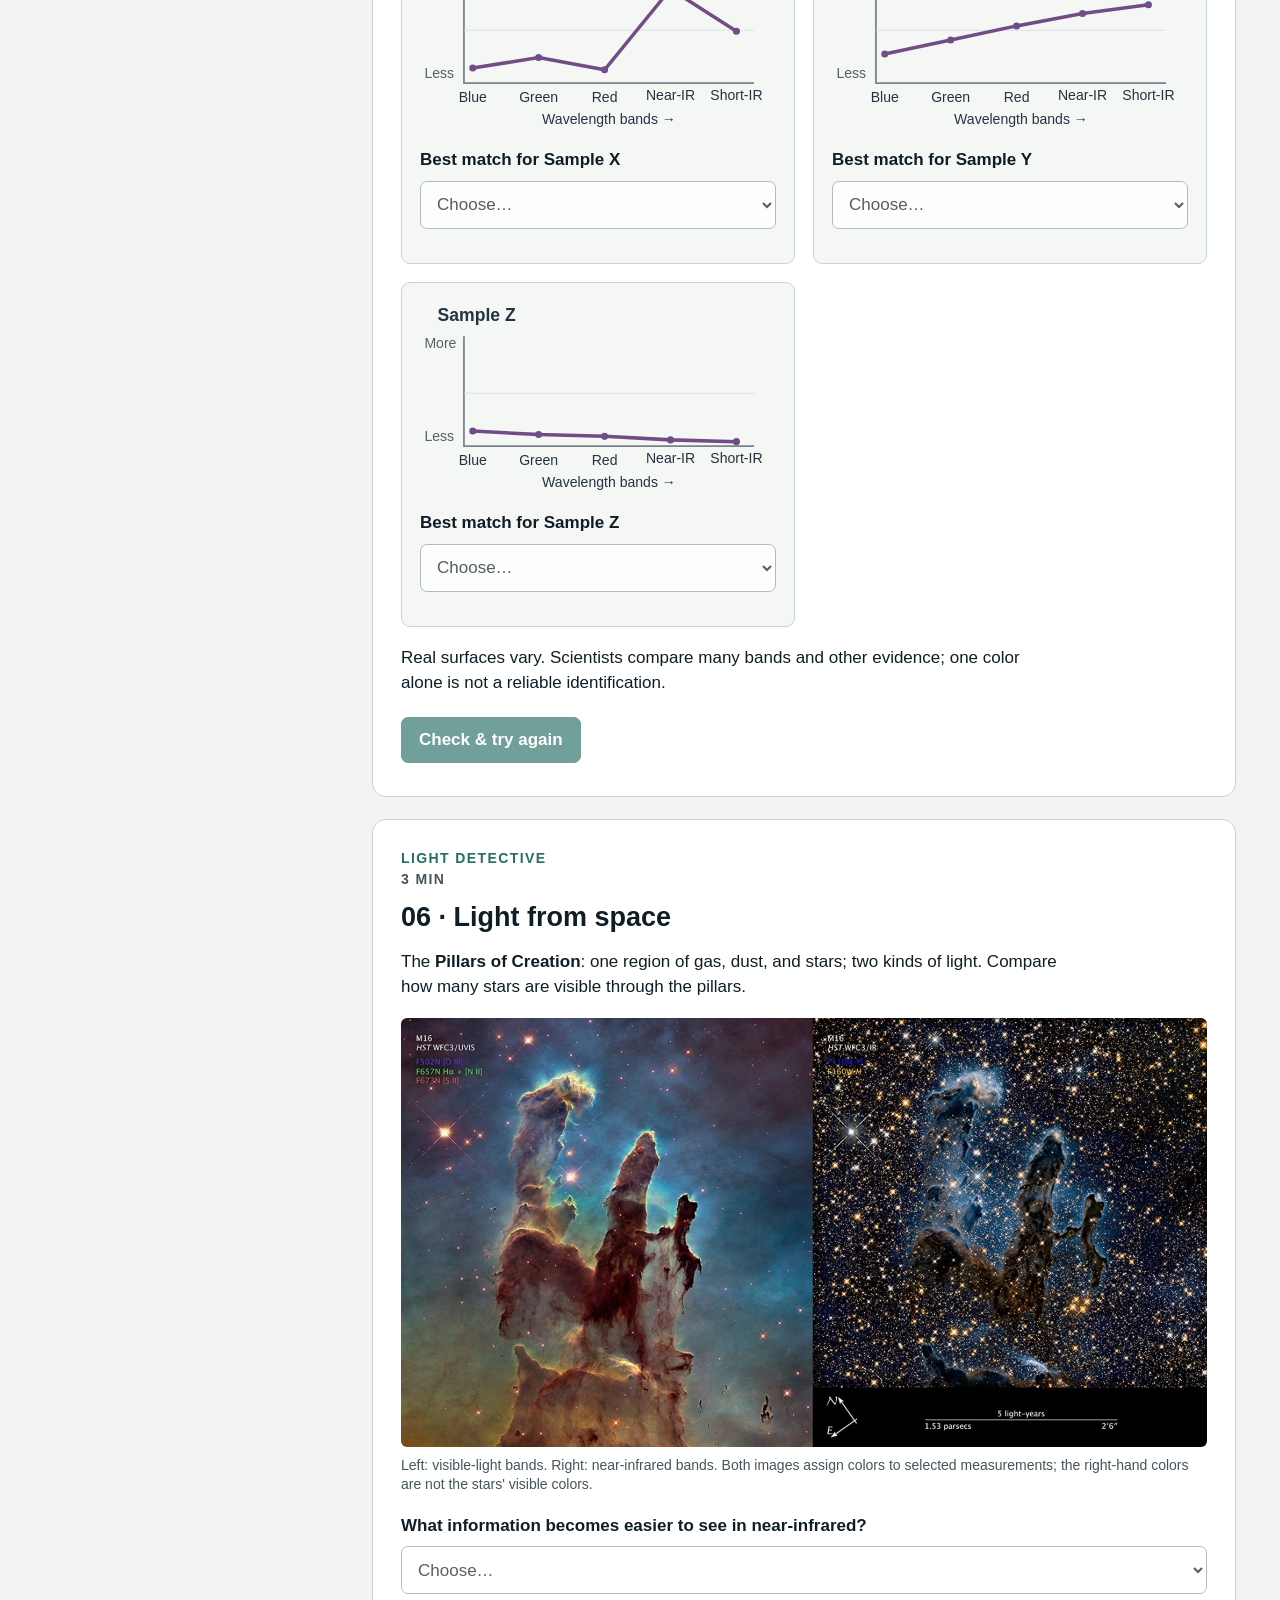
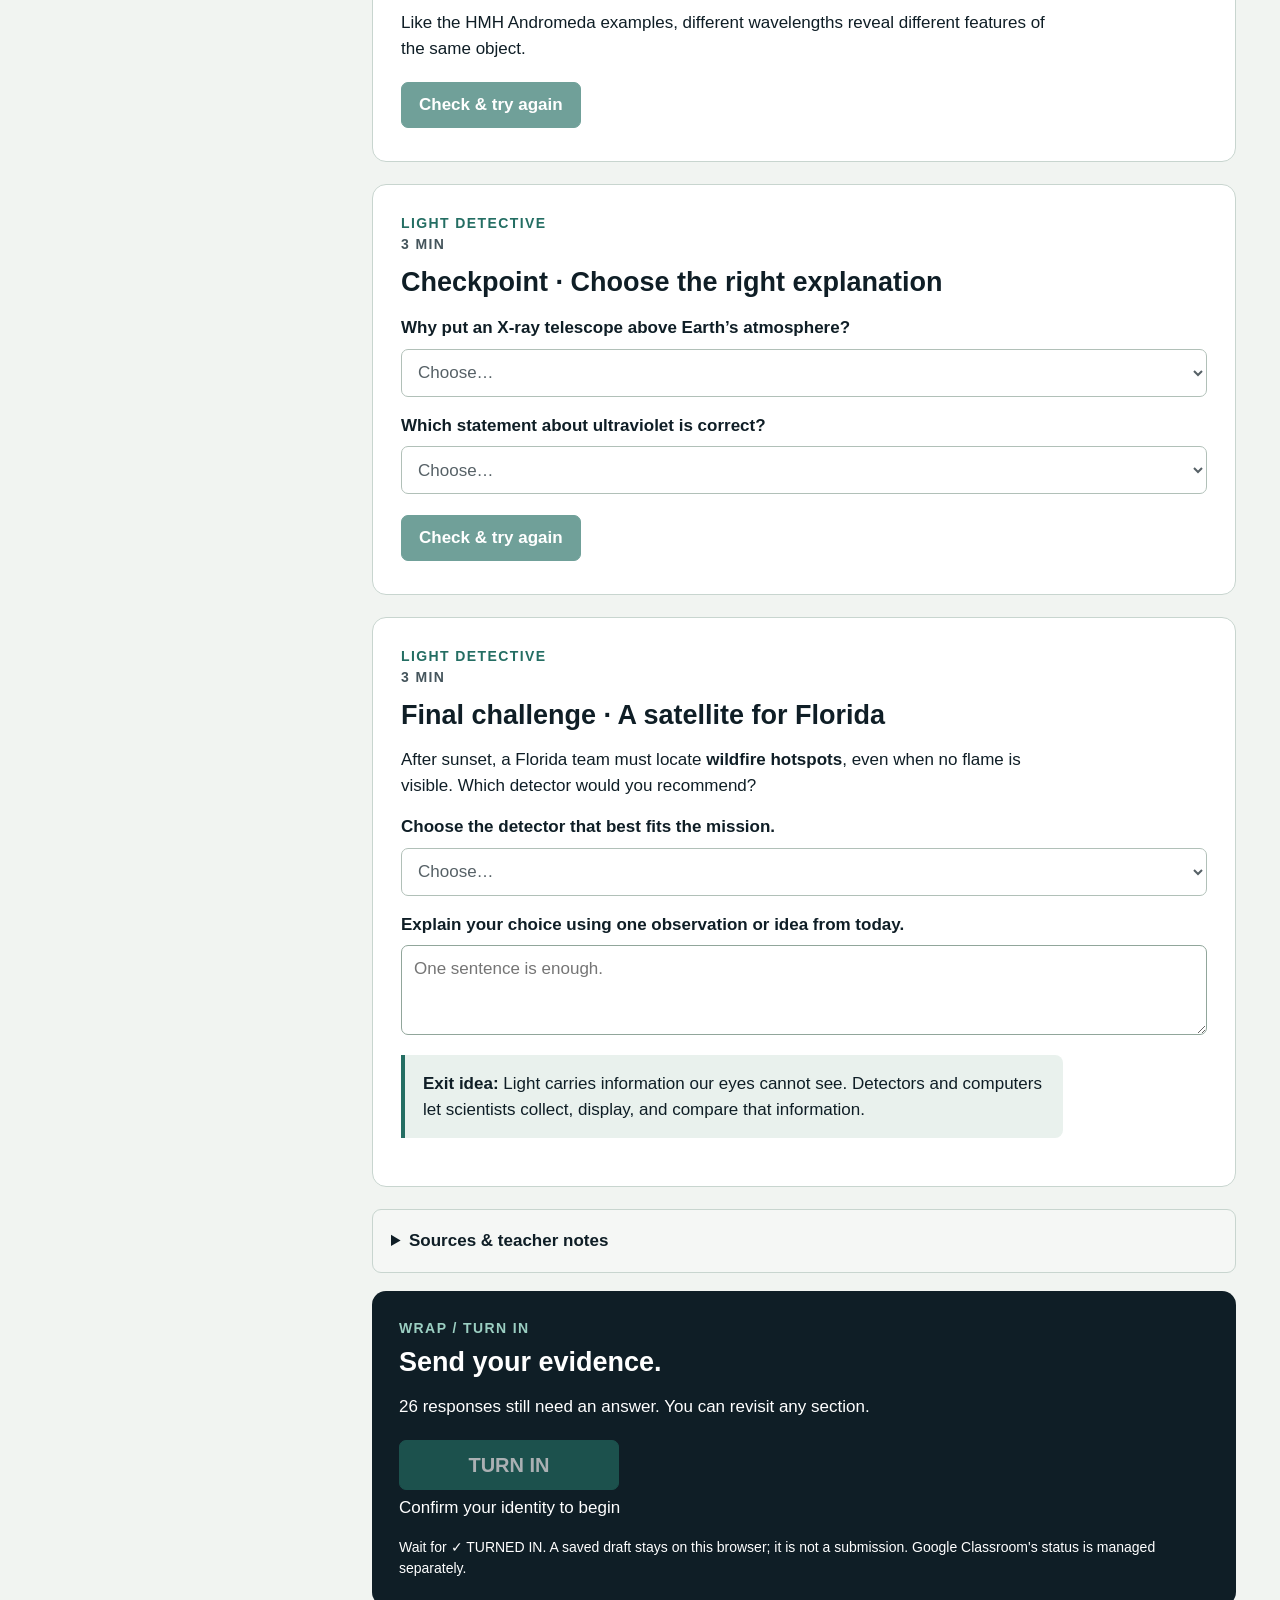
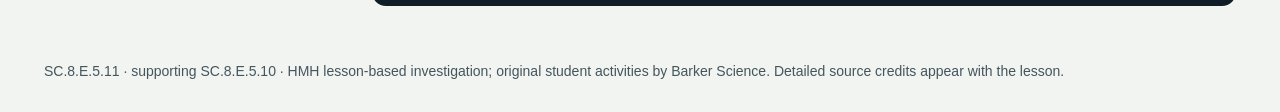
<file: light-detective/index.html>
<!doctype html>
<html lang="en" data-grade="6">
<head><meta charset="utf-8"><meta name="viewport" content="width=device-width,initial-scale=1"><meta name="referrer" content="no-referrer">
<title>Grade 6 · Light Detective: Seeing the Invisible | IACA Science</title><meta name="description" content="Tuesday practice: How can light we cannot see help us identify what is there?">
<link rel="icon" type="image/svg+xml" href="data:image/svg+xml,%3Csvg xmlns='http://www.w3.org/2000/svg' viewBox='0 0 32 32'%3E%3Crect width='32' height='32' rx='7' fill='%230f1e26'/%3E%3Ccircle cx='16' cy='16' r='10' fill='none' stroke='%232e8b7e' stroke-width='3'/%3E%3Ccircle cx='16' cy='16' r='3' fill='white'/%3E%3C/svg%3E">
<link rel="stylesheet" href="client/iaca-submission.css"><link rel="stylesheet" href="lesson.css">
<script defer src="client/iaca-submission.js"></script><script defer src="config.js"></script><script defer src="lesson.js"></script></head>
<body><a class="skip" href="#activity">Skip to investigation</a>
<div class="topbar"><span>IACA / BARKER SCIENCE</span><span>GRADE 6 · TUESDAY PRACTICE</span></div>
<header class="page-header"><p class="eyebrow">Earth & Space Science · September 29, 2026</p><h1>Light Detective: Seeing the Invisible</h1><p class="mission">How can light we cannot see help us identify what is there?</p><p>Work independently. Test, notice, and use evidence. About 38 minutes.</p>
<p id="setup-note" class="setup-note">Turn-in is not connected yet. You can work and save on this Chromebook. Keep this browser profile and tell Mr. Barker before closing your work.</p></header>
<main class="layout"><aside class="side"><div class="side-inner"><div class="progress-card"><div class="progress-row"><span>Your progress</span><span id="progress-label">0 responses</span></div><progress id="progress" aria-label="Required responses completed" max="1" value="0"></progress><details class="jump-menu"><summary>Jump to a section</summary><nav id="step-nav" aria-label="Investigation sections"></nav></details></div><div id="submission" aria-label="Confirm identity, save, and turn in"></div></div></aside>
<div class="content"><div id="activity"><section class="step" id="g6-mission" data-title="Light is information."><div class="eyebrow">LIGHT DETECTIVE <span class="timer">2 min</span></div><h2>Light is information.</h2><p class="lead">Can invisible light help you identify something without visiting it? Test light, examine Florida, then solve a new observation problem.</p><p><strong>Work independently.</strong> Try first, check, and revise. Your observations are the evidence.</p>
<label class="question" for="prediction">Predict: will every kind of light affect a molecule in the same way?<select id="prediction" name="prediction" data-required="Predict: will every kind of light affect a molecule in the same way?"><option value="">Choose…</option><option value="same">Yes — the effect will be the same</option><option value="different">No — the effect can be different</option><option value="unsure">I am not sure yet</option></select></label>
</section>
<section class="step" id="g6-spectrum" data-title="01 · Put light in order"><div class="eyebrow">LIGHT DETECTIVE <span class="timer">5 min</span></div><h2>01 · Put light in order</h2><p>Order the seven types from <strong>longest wavelength → shortest wavelength</strong>. Use each once. You can retry.</p>
<div class="three-col">
<label class="question" for="spectrum_1">1 · longest<select id="spectrum_1" name="spectrum_1" data-required="1 · longest" data-answer="radio" data-feedback="From longest to shortest: radio, microwave, infrared, visible, ultraviolet, X-ray, gamma."><option value="">Choose…</option><option value="visible">Visible</option><option value="gamma">Gamma</option><option value="microwave">Microwave</option><option value="x-ray">X-ray</option><option value="radio">Radio</option><option value="ultraviolet">Ultraviolet</option><option value="infrared">Infrared</option></select></label>
<label class="question" for="spectrum_2">2<select id="spectrum_2" name="spectrum_2" data-required="2" data-answer="microwave" data-feedback="From longest to shortest: radio, microwave, infrared, visible, ultraviolet, X-ray, gamma."><option value="">Choose…</option><option value="visible">Visible</option><option value="gamma">Gamma</option><option value="microwave">Microwave</option><option value="x-ray">X-ray</option><option value="radio">Radio</option><option value="ultraviolet">Ultraviolet</option><option value="infrared">Infrared</option></select></label>
<label class="question" for="spectrum_3">3<select id="spectrum_3" name="spectrum_3" data-required="3" data-answer="infrared" data-feedback="From longest to shortest: radio, microwave, infrared, visible, ultraviolet, X-ray, gamma."><option value="">Choose…</option><option value="visible">Visible</option><option value="gamma">Gamma</option><option value="microwave">Microwave</option><option value="x-ray">X-ray</option><option value="radio">Radio</option><option value="ultraviolet">Ultraviolet</option><option value="infrared">Infrared</option></select></label>
<label class="question" for="spectrum_4">4<select id="spectrum_4" name="spectrum_4" data-required="4" data-answer="visible" data-feedback="From longest to shortest: radio, microwave, infrared, visible, ultraviolet, X-ray, gamma."><option value="">Choose…</option><option value="visible">Visible</option><option value="gamma">Gamma</option><option value="microwave">Microwave</option><option value="x-ray">X-ray</option><option value="radio">Radio</option><option value="ultraviolet">Ultraviolet</option><option value="infrared">Infrared</option></select></label>
<label class="question" for="spectrum_5">5<select id="spectrum_5" name="spectrum_5" data-required="5" data-answer="ultraviolet" data-feedback="From longest to shortest: radio, microwave, infrared, visible, ultraviolet, X-ray, gamma."><option value="">Choose…</option><option value="visible">Visible</option><option value="gamma">Gamma</option><option value="microwave">Microwave</option><option value="x-ray">X-ray</option><option value="radio">Radio</option><option value="ultraviolet">Ultraviolet</option><option value="infrared">Infrared</option></select></label>
<label class="question" for="spectrum_6">6<select id="spectrum_6" name="spectrum_6" data-required="6" data-answer="x-ray" data-feedback="From longest to shortest: radio, microwave, infrared, visible, ultraviolet, X-ray, gamma."><option value="">Choose…</option><option value="visible">Visible</option><option value="gamma">Gamma</option><option value="microwave">Microwave</option><option value="x-ray">X-ray</option><option value="radio">Radio</option><option value="ultraviolet">Ultraviolet</option><option value="infrared">Infrared</option></select></label>
<label class="question" for="spectrum_7">7 · shortest<select id="spectrum_7" name="spectrum_7" data-required="7 · shortest" data-answer="gamma" data-feedback="From longest to shortest: radio, microwave, infrared, visible, ultraviolet, X-ray, gamma."><option value="">Choose…</option><option value="visible">Visible</option><option value="gamma">Gamma</option><option value="microwave">Microwave</option><option value="x-ray">X-ray</option><option value="radio">Radio</option><option value="ultraviolet">Ultraviolet</option><option value="infrared">Infrared</option></select></label>
</div>
<label class="question" for="frequency">As wavelength gets shorter, frequency gets…<select id="frequency" name="frequency" data-required="As wavelength gets shorter, frequency gets…" data-answer="higher" data-feedback="Shorter wavelength means higher frequency for electromagnetic waves traveling at the same speed."><option value="">Choose…</option><option value="lower">lower</option><option value="higher">higher</option><option value="same">unchanged</option></select></label>
<figure><svg viewBox="0 0 900 145" role="img" aria-label="Conceptual electromagnetic spectrum strip: visible light is a thin sliver between two much larger invisible regions. Not a numerical scale."><rect x="25" y="45" width="400" height="35" rx="4" fill="#394450"/><rect x="425" y="45" width="12" height="35" fill="#dbc044"/><rect x="437" y="45" width="438" height="35" rx="4" fill="#394450"/><text x="180" y="68" fill="white" font-size="19">Invisible to our eyes</text><text x="565" y="68" fill="white" font-size="19">Invisible to our eyes</text><path d="M431 43V20" stroke="#243341" stroke-width="2"/><text x="431" y="16" font-size="18" fill="#243341" text-anchor="middle">Visible: a tiny slice</text><text x="25" y="115" fill="#243341" font-size="18">Longer wavelength / lower frequency</text><text x="875" y="115" fill="#243341" text-anchor="end" font-size="18">Shorter wavelength / higher frequency</text></svg><figcaption>Conceptual strip, not a numerical scale. Infrared lies beyond visible red; our eyes cannot see it. All seven types are electromagnetic radiation.</figcaption></figure>
<button type="button" data-check="g6-spectrum">Check &amp; try again</button><div class="feedback" aria-live="polite"></div>
</section>
<section class="step" id="g6-phet" data-title="02 · Test light against matter"><div class="eyebrow">LIGHT DETECTIVE <span class="timer">11 min</span></div><h2>02 · Test light against matter</h2><p><strong>PhET: Molecules and Light.</strong> Choose a light type and a molecule, then click the green button on the light source to turn it on. Watch several flashes before recording. Reset or reselect the molecule between trials.</p>
<div class="callout"><strong>Your five-trial checklist</strong><p>Water + microwave → carbon dioxide + infrared → carbon dioxide + visible → nitrogen + infrared → ozone + ultraviolet.</p><a class="external" href="https://phet.colorado.edu/sims/html/molecules-and-light/latest/molecules-and-light_en.html" target="_blank" rel="noopener">Open PhET in a new tab ↗</a><p>If the box is blank or too small, use the link. Keep this assignment open; return to this tab after each trial.</p></div><iframe title="PhET Molecules and Light — choose light and molecule, then turn up the source" src="https://phet.colorado.edu/sims/html/molecules-and-light/latest/molecules-and-light_en.html" loading="lazy" allowfullscreen style="width:100%;aspect-ratio:4/3;border:1px solid #b8c1c8;border-radius:12px"></iframe>
<label class="question" for="water_mw">A · Water (H₂O) + microwave<select id="water_mw" name="water_mw" data-required="A · Water (H₂O) + microwave" data-answer="rotates" data-feedback="In this model, water absorbs the microwave light and rotates."><option value="">Choose…</option><option value="passes">Light passes; no visible change</option><option value="rotates">Molecule rotates / spins</option><option value="vibrates">Molecule vibrates / bends</option><option value="breaks">Molecule breaks apart</option><option value="glows">Molecule glows</option></select></label>
<label class="question" for="co2_ir">B · Carbon dioxide (CO₂) + infrared<select id="co2_ir" name="co2_ir" data-required="B · Carbon dioxide (CO₂) + infrared" data-answer="vibrates" data-feedback="In this model, carbon dioxide absorbs infrared light and vibrates."><option value="">Choose…</option><option value="passes">Light passes; no visible change</option><option value="rotates">Molecule rotates / spins</option><option value="vibrates">Molecule vibrates / bends</option><option value="breaks">Molecule breaks apart</option><option value="glows">Molecule glows</option></select></label>
<label class="question" for="co2_visible">C · Carbon dioxide (CO₂) + visible<select id="co2_visible" name="co2_visible" data-required="C · Carbon dioxide (CO₂) + visible" data-answer="passes" data-feedback="The model’s visible light passes through carbon dioxide without a visible change."><option value="">Choose…</option><option value="passes">Light passes; no visible change</option><option value="rotates">Molecule rotates / spins</option><option value="vibrates">Molecule vibrates / bends</option><option value="breaks">Molecule breaks apart</option><option value="glows">Molecule glows</option></select></label>
<label class="question" for="n2_ir">D · Nitrogen (N₂) + infrared<select id="n2_ir" name="n2_ir" data-required="D · Nitrogen (N₂) + infrared" data-answer="passes" data-feedback="The model’s infrared light passes through nitrogen. Compare this with carbon dioxide."><option value="">Choose…</option><option value="passes">Light passes; no visible change</option><option value="rotates">Molecule rotates / spins</option><option value="vibrates">Molecule vibrates / bends</option><option value="breaks">Molecule breaks apart</option><option value="glows">Molecule glows</option></select></label>
<label class="question" for="ozone_uv">E · Ozone (O₃) + ultraviolet<select id="ozone_uv" name="ozone_uv" data-required="E · Ozone (O₃) + ultraviolet" data-answer="breaks" data-feedback="In this model, ozone absorbs ultraviolet light and breaks apart."><option value="">Choose…</option><option value="passes">Light passes; no visible change</option><option value="rotates">Molecule rotates / spins</option><option value="vibrates">Molecule vibrates / bends</option><option value="breaks">Molecule breaks apart</option><option value="glows">Molecule glows</option></select></label>
<details class="card"><summary>PhET blocked? Use the observation cards</summary><p><strong>Teacher-provided model observations:</strong> water + microwave rotates; carbon dioxide + infrared vibrates; carbon dioxide + visible passes without change; nitrogen + infrared passes without change; ozone + ultraviolet breaks apart. Use these observations in the same table, and mark the fallback below.</p><p>This is a reading fallback, not a replacement simulation.</p></details>
<label class="question" for="simulation_method">How did you collect your observations?<select id="simulation_method" name="simulation_method" data-required="How did you collect your observations?"><option value="">Choose…</option><option value="live">I used the live simulation</option><option value="demo">I watched a teacher demonstration</option><option value="cards">I used the fallback observation cards</option></select></label>
<p class="callout"><strong>Model limit:</strong> PhET uses colored symbols so we can follow invisible light. Those symbols are not what our eyes would see. It tests selected wavelengths, not every possible wavelength.</p>
<button type="button" data-check="g6-phet">Check &amp; try again</button><div class="feedback" aria-live="polite"></div>
</section>
<section class="step" id="g6-pattern" data-title="03 · Use your evidence"><div class="eyebrow">LIGHT DETECTIVE <span class="timer">2 min</span></div><h2>03 · Use your evidence</h2><p>Compare trials B and C: same molecule, different light. Then compare B and D: same light, different molecule.</p>
<label class="question" for="interaction_claim">Which claim fits both comparisons?<select id="interaction_claim" name="interaction_claim" data-required="Which claim fits both comparisons?" data-answer="both" data-feedback="Both wavelength and the material matter. Absorbed invisible light can cause a physical change."><option value="">Choose…</option><option value="same">All light interacts with all matter in the same way</option><option value="both">The effect depends on both the light and the material</option><option value="visible">Only visible light can affect matter</option></select></label>
<div class="callout"><strong>From molecules to satellites</strong><p>A detector measures light that is reflected, emitted, or transmitted. Computers turn those measurements into images. You can learn about an object from its light without touching it.</p></div>
<button type="button" data-check="g6-pattern">Check &amp; try again</button><div class="feedback" aria-live="polite"></div>
</section>
<section class="step" id="g6-earth" data-title="04 · Earth from light"><div class="eyebrow">LIGHT DETECTIVE <span class="timer">6 min</span></div><h2>04 · Earth from light</h2><p>These are the <strong>same part of southeastern Florida</strong>. Find the fields, wetlands, city, and ocean in both. Which boundaries or patches become clearer?</p>
<div class="two-col"><figure><img src="assets/florida-visible.jpg" alt="Natural-color satellite view of southeastern Florida: fields at upper left, Everglades wetlands through the center, cities beside the coast, and ocean at right."/><figcaption>A · Visible bands: red, green, blue.</figcaption></figure><figure><img src="assets/florida-infrared.jpg" alt="The same Florida scene using near-infrared, red, and green measurements. Fields and plant patches stand out in red; water is dark and coastal cities are pale."/><figcaption>B · Near-infrared + visible bands; colors are assigned.</figcaption></figure></div><details class="card"><summary>Open the image key after you compare</summary><p><strong>Near-infrared → displayed red · visible red → green · visible green → blue.</strong> Plant cover strongly reflects near-infrared. Water is generally dark; cities look pale/silver. These are reflected-light data, not a temperature map.</p></details>
<label class="question" for="earth_red">What do the strong red patches in image B mainly identify?<select id="earth_red" name="earth_red" data-required="What do the strong red patches in image B mainly identify?" data-answer="plants" data-feedback="Near-infrared reflection is displayed as red in this image; vegetation reflects it strongly."><option value="">Choose…</option><option value="fire">Every red patch is an active fire</option><option value="plants">Plant-covered areas</option><option value="paint">Red paint on the ground</option></select></label>
<label class="question" for="false_color">A classmate says: “The false-color image is fake.” Choose the best reply.<select id="false_color" name="false_color" data-required="A classmate says: “The false-color image is fake.” Choose the best reply." data-answer="data" data-feedback="False color is a way to show real measurements. Always read the key: red does not have one meaning in every image."><option value="">Choose…</option><option value="fake">Yes — the colors were invented, so there are no data</option><option value="data">The measurements are real; the displayed colors are a code</option><option value="natural">Every color is exactly what a human eye would see</option></select></label>
<details class="card"><summary>Another lens: reveal burned fields and wetlands</summary><figure><img src="assets/florida-swir.jpg" alt="Florida in shortwave-infrared, near-infrared and green light. Plant cover is bright green; some farm fields are red and wetlands are dark."/><figcaption>Here: shortwave infrared → red; near infrared → green; visible green → blue. Plant cover is green; recently burned fields appear dark red. Compare a sequence of dated images to investigate change over time.</figcaption></figure><p>Satellite measurements also help track fires, clouds, and cities. A sensor must measure the wavelengths suited to the question.</p></details>
<button type="button" data-check="g6-earth">Check &amp; try again</button><div class="feedback" aria-live="polite"></div>
</section>
<section class="step" id="g6-fingerprints" data-title="05 · Match the light fingerprints"><div class="eyebrow">LIGHT DETECTIVE <span class="timer">6 min</span></div><h2>05 · Match the light fingerprints</h2><p><strong>Extension beyond the HMH lesson:</strong> compare how much light each surface reflects across several wavelength bands. Read → notice → match the whole shape.</p>
<p class="callout">These are simplified teaching profiles based on published NASA patterns. The curves are not measurements of pixels from the Florida image. “More” means more reflected light.</p>
<div class="three-col profile-grid"><figure class="card"><svg viewBox="0 0 405 220" role="img" aria-label="Healthy vegetation reflectance profile across blue, green, red, near-infrared, and shortwave-infrared bands"><text x="20" y="23" fill="#243341" font-size="20" font-weight="bold">Healthy vegetation</text><path d="M50 40V165H380" fill="none" stroke="#79838b" stroke-width="2"/><path d="M50 105H380" fill="none" stroke="#d9dfe2"/><text x="5" y="53" fill="#53616a" font-size="16">More</text><text x="5" y="159" fill="#53616a" font-size="16">Less</text><polyline points="60,146 135,134 210,148 285,54 360,104" fill="none" stroke="#225845" stroke-width="4"/><circle cx="60" cy="146" r="4" fill="#225845"/><circle cx="135" cy="134" r="4" fill="#225845"/><circle cx="210" cy="148" r="4" fill="#225845"/><circle cx="285" cy="54" r="4" fill="#225845"/><circle cx="360" cy="104" r="4" fill="#225845"/><g fill="#243341" font-size="16" text-anchor="middle"><text x="60" y="187">Blue</text><text x="135" y="187">Green</text><text x="210" y="187">Red</text><text x="285" y="184">Near-IR</text><text x="360" y="184">Short-IR</text><text x="215" y="212">Wavelength bands →</text></g></svg></figure><figure class="card"><svg viewBox="0 0 405 220" role="img" aria-label="Water reflectance profile across blue, green, red, near-infrared, and shortwave-infrared bands"><text x="20" y="23" fill="#243341" font-size="20" font-weight="bold">Water</text><path d="M50 40V165H380" fill="none" stroke="#79838b" stroke-width="2"/><path d="M50 105H380" fill="none" stroke="#d9dfe2"/><text x="5" y="53" fill="#53616a" font-size="16">More</text><text x="5" y="159" fill="#53616a" font-size="16">Less</text><polyline points="60,150 135,152 210,154 285,158 360,160" fill="none" stroke="#225845" stroke-width="4"/><circle cx="60" cy="150" r="4" fill="#225845"/><circle cx="135" cy="152" r="4" fill="#225845"/><circle cx="210" cy="154" r="4" fill="#225845"/><circle cx="285" cy="158" r="4" fill="#225845"/><circle cx="360" cy="160" r="4" fill="#225845"/><g fill="#243341" font-size="16" text-anchor="middle"><text x="60" y="187">Blue</text><text x="135" y="187">Green</text><text x="210" y="187">Red</text><text x="285" y="184">Near-IR</text><text x="360" y="184">Short-IR</text><text x="215" y="212">Wavelength bands →</text></g></svg></figure><figure class="card"><svg viewBox="0 0 405 220" role="img" aria-label="Dry bare soil reflectance profile across blue, green, red, near-infrared, and shortwave-infrared bands"><text x="20" y="23" fill="#243341" font-size="20" font-weight="bold">Dry bare soil</text><path d="M50 40V165H380" fill="none" stroke="#79838b" stroke-width="2"/><path d="M50 105H380" fill="none" stroke="#d9dfe2"/><text x="5" y="53" fill="#53616a" font-size="16">More</text><text x="5" y="159" fill="#53616a" font-size="16">Less</text><polyline points="60,130 135,114 210,98 285,84 360,74" fill="none" stroke="#225845" stroke-width="4"/><circle cx="60" cy="130" r="4" fill="#225845"/><circle cx="135" cy="114" r="4" fill="#225845"/><circle cx="210" cy="98" r="4" fill="#225845"/><circle cx="285" cy="84" r="4" fill="#225845"/><circle cx="360" cy="74" r="4" fill="#225845"/><g fill="#243341" font-size="16" text-anchor="middle"><text x="60" y="187">Blue</text><text x="135" y="187">Green</text><text x="210" y="187">Red</text><text x="285" y="184">Near-IR</text><text x="360" y="184">Short-IR</text><text x="215" y="212">Wavelength bands →</text></g></svg></figure></div>
<h3>Now identify three unknown samples</h3><div class="three-col profile-grid">
<div class="card"><svg viewBox="0 0 405 220" role="img" aria-label="Sample X reflectance profile across blue, green, red, near-infrared, and shortwave-infrared bands"><text x="20" y="23" fill="#243341" font-size="20" font-weight="bold">Sample X</text><path d="M50 40V165H380" fill="none" stroke="#79838b" stroke-width="2"/><path d="M50 105H380" fill="none" stroke="#d9dfe2"/><text x="5" y="53" fill="#53616a" font-size="16">More</text><text x="5" y="159" fill="#53616a" font-size="16">Less</text><polyline points="60,148 135,136 210,150 285,58 360,106" fill="none" stroke="#724c86" stroke-width="4"/><circle cx="60" cy="148" r="4" fill="#724c86"/><circle cx="135" cy="136" r="4" fill="#724c86"/><circle cx="210" cy="150" r="4" fill="#724c86"/><circle cx="285" cy="58" r="4" fill="#724c86"/><circle cx="360" cy="106" r="4" fill="#724c86"/><g fill="#243341" font-size="16" text-anchor="middle"><text x="60" y="187">Blue</text><text x="135" y="187">Green</text><text x="210" y="187">Red</text><text x="285" y="184">Near-IR</text><text x="360" y="184">Short-IR</text><text x="215" y="212">Wavelength bands →</text></g></svg>
<label class="question" for="pixel_x">Best match for Sample X<select id="pixel_x" name="pixel_x" data-required="Best match for Sample X" data-answer="plants" data-feedback="Look for the sharp rise between red and near-infrared, followed by lower shortwave-infrared reflection."><option value="">Choose…</option><option value="water">Water</option><option value="soil">Dry bare soil</option><option value="plants">Healthy vegetation</option></select></label>
</div>
<div class="card"><svg viewBox="0 0 405 220" role="img" aria-label="Sample Y reflectance profile across blue, green, red, near-infrared, and shortwave-infrared bands"><text x="20" y="23" fill="#243341" font-size="20" font-weight="bold">Sample Y</text><path d="M50 40V165H380" fill="none" stroke="#79838b" stroke-width="2"/><path d="M50 105H380" fill="none" stroke="#d9dfe2"/><text x="5" y="53" fill="#53616a" font-size="16">More</text><text x="5" y="159" fill="#53616a" font-size="16">Less</text><polyline points="60,132 135,116 210,100 285,86 360,76" fill="none" stroke="#724c86" stroke-width="4"/><circle cx="60" cy="132" r="4" fill="#724c86"/><circle cx="135" cy="116" r="4" fill="#724c86"/><circle cx="210" cy="100" r="4" fill="#724c86"/><circle cx="285" cy="86" r="4" fill="#724c86"/><circle cx="360" cy="76" r="4" fill="#724c86"/><g fill="#243341" font-size="16" text-anchor="middle"><text x="60" y="187">Blue</text><text x="135" y="187">Green</text><text x="210" y="187">Red</text><text x="285" y="184">Near-IR</text><text x="360" y="184">Short-IR</text><text x="215" y="212">Wavelength bands →</text></g></svg>
<label class="question" for="pixel_y">Best match for Sample Y<select id="pixel_y" name="pixel_y" data-required="Best match for Sample Y" data-answer="soil" data-feedback="This profile rises gradually across the bands."><option value="">Choose…</option><option value="water">Water</option><option value="soil">Dry bare soil</option><option value="plants">Healthy vegetation</option></select></label>
</div>
<div class="card"><svg viewBox="0 0 405 220" role="img" aria-label="Sample Z reflectance profile across blue, green, red, near-infrared, and shortwave-infrared bands"><text x="20" y="23" fill="#243341" font-size="20" font-weight="bold">Sample Z</text><path d="M50 40V165H380" fill="none" stroke="#79838b" stroke-width="2"/><path d="M50 105H380" fill="none" stroke="#d9dfe2"/><text x="5" y="53" fill="#53616a" font-size="16">More</text><text x="5" y="159" fill="#53616a" font-size="16">Less</text><polyline points="60,148 135,152 210,154 285,158 360,160" fill="none" stroke="#724c86" stroke-width="4"/><circle cx="60" cy="148" r="4" fill="#724c86"/><circle cx="135" cy="152" r="4" fill="#724c86"/><circle cx="210" cy="154" r="4" fill="#724c86"/><circle cx="285" cy="158" r="4" fill="#724c86"/><circle cx="360" cy="160" r="4" fill="#724c86"/><g fill="#243341" font-size="16" text-anchor="middle"><text x="60" y="187">Blue</text><text x="135" y="187">Green</text><text x="210" y="187">Red</text><text x="285" y="184">Near-IR</text><text x="360" y="184">Short-IR</text><text x="215" y="212">Wavelength bands →</text></g></svg>
<label class="question" for="pixel_z">Best match for Sample Z<select id="pixel_z" name="pixel_z" data-required="Best match for Sample Z" data-answer="water" data-feedback="This profile stays low and becomes especially dark in the infrared."><option value="">Choose…</option><option value="water">Water</option><option value="soil">Dry bare soil</option><option value="plants">Healthy vegetation</option></select></label>
</div>
</div><p>Real surfaces vary. Scientists compare many bands and other evidence; one color alone is not a reliable identification.</p>
<button type="button" data-check="g6-fingerprints">Check &amp; try again</button><div class="feedback" aria-live="polite"></div>
</section>
<section class="step" id="g6-space" data-title="06 · Light from space"><div class="eyebrow">LIGHT DETECTIVE <span class="timer">3 min</span></div><h2>06 · Light from space</h2><p>The <strong>Pillars of Creation</strong>: one region of gas, dust, and stars; two kinds of light. Compare how many stars are visible through the pillars.</p>
<figure><img src="assets/pillars-visible-infrared.jpg" alt="Hubble comparison. Left, visible-light bands show opaque pillars of gas and dust. Right, near-infrared reveals many more stars through and behind much of the dust; the densest patches remain dark."/><figcaption>Left: visible-light bands. Right: near-infrared bands. Both images assign colors to selected measurements; the right-hand colors are not the stars' visible colors.</figcaption></figure>
<label class="question" for="space_evidence">What information becomes easier to see in near-infrared?<select id="space_evidence" name="space_evidence" data-required="What information becomes easier to see in near-infrared?" data-answer="stars" data-feedback="Some infrared wavelengths pass through much of this dust, revealing stars that visible light does not show. The densest dust still blocks some light."><option value="">Choose…</option><option value="stars">Many stars hidden by dust in the visible view</option><option value="sound">The sound made by the stars</option><option value="new">Proof that every star formed between the two pictures</option></select></label>
<p>Like the HMH Andromeda examples, different wavelengths reveal different features of the same object.</p>
<button type="button" data-check="g6-space">Check &amp; try again</button><div class="feedback" aria-live="polite"></div>
</section>
<section class="step" id="g6-checkpoint" data-title="Checkpoint · Choose the right explanation"><div class="eyebrow">LIGHT DETECTIVE <span class="timer">3 min</span></div><h2>Checkpoint · Choose the right explanation</h2>
<label class="question" for="atmosphere">Why put an X-ray telescope above Earth’s atmosphere?<select id="atmosphere" name="atmosphere" data-required="Why put an X-ray telescope above Earth’s atmosphere?" data-answer="blocked" data-feedback="Different wavelengths pass through the atmosphere differently. Most visible light and some radio bands reach the ground; X-rays from space are absorbed."><option value="">Choose…</option><option value="blocked">The atmosphere absorbs X-rays from space</option><option value="equal">Every wavelength reaches the ground equally</option><option value="closer">It must travel all the way to the star</option></select></label>
<label class="question" for="uv_hazard">Which statement about ultraviolet is correct?<select id="uv_hazard" name="uv_hazard" data-required="Which statement about ultraviolet is correct?" data-answer="harm" data-feedback="Invisible radiation can still transfer energy and cause harm. UV has a shorter wavelength and higher frequency than visible light."><option value="">Choose…</option><option value="safe">It is invisible, so it cannot affect skin</option><option value="harm">It is invisible and too much exposure can damage skin</option><option value="red">It is another name for visible red light</option></select></label>
<button type="button" data-check="g6-checkpoint">Check &amp; try again</button><div class="feedback" aria-live="polite"></div>
</section>
<section class="step" id="g6-exit" data-title="Final challenge · A satellite for Florida"><div class="eyebrow">LIGHT DETECTIVE <span class="timer">3 min</span></div><h2>Final challenge · A satellite for Florida</h2><p>After sunset, a Florida team must locate <strong>wildfire hotspots</strong>, even when no flame is visible. Which detector would you recommend?</p>
<label class="question" for="final_sensor">Choose the detector that best fits the mission.<select id="final_sensor" name="final_sensor" data-required="Choose the detector that best fits the mission." data-answer="thermal" data-feedback="Hot ground emits infrared radiation. A thermal-infrared detector can map hotspots even without daylight."><option value="">Choose…</option><option value="visible">A camera that only measures reflected visible sunlight</option><option value="thermal">A thermal-infrared detector</option><option value="sound">A microphone in orbit</option></select></label>
<label class="question" for="final_evidence">Explain your choice using one observation or idea from today.<textarea id="final_evidence" name="final_evidence" rows="2" maxlength="240" data-required="Explain your choice using one observation or idea from today." placeholder="One sentence is enough."></textarea></label>
<p class="callout"><strong>Exit idea:</strong> Light carries information our eyes cannot see. Detectors and computers let scientists collect, display, and compare that information.</p>
</section>
<details class="card" id="g6-sources"><summary>Sources &amp; teacher notes</summary><p><strong>Instructional source:</strong> HMH Florida Science, Unit 5 Lesson 1, Images from Space (pp. 256–269); Lesson 2, Technology for Space Exploration (pp. 272–285); Lesson 3, Space Exploration and Florida (pp. 288–301). Paraphrased; no textbook images reproduced. Primary benchmark SC.8.E.5.11; supporting benchmark SC.8.E.5.10. Lesson 3 supplies Florida context only, not a full SC.8.E.5.12 lesson.</p><ul><li><a href="https://phet.colorado.edu/en/simulations/molecules-and-light" target="_blank" rel="noopener">Molecules and Light</a> — PhET Interactive Simulations, University of Colorado Boulder, <a href="https://phet.colorado.edu" target="_blank" rel="noopener">https://phet.colorado.edu</a>. Live simulation linked/embedded; not modified. <a href="https://phet.colorado.edu/en/licensing" target="_blank" rel="noopener">PhET licensing</a>.</li><li><a href="https://science.nasa.gov/earth/earth-observatory/how-to-interpret-a-false-color-satellite-image/" target="_blank" rel="noopener">NASA Earth Observatory: interpreting false color</a>. Florida images: NASA/Matt Radcliff using Landsat 5 data from USGS. Spectrum and reflectance artwork here is original teaching material informed by NASA's published patterns.</li><li><a href="https://appliedsciences.nasa.gov/sites/default/files/2023-04/AdvAg23_Part2.pdf" target="_blank" rel="noopener">NASA ARSET: agricultural remote sensing, Vegetation Spectra</a> — basis for simplified vegetation, water, and soil profiles.</li><li><a href="https://science.nasa.gov/ems/08_nearinfraredwaves/" target="_blank" rel="noopener">NASA: reflected near-infrared waves</a> — vegetation observations.</li><li><a href="https://science.nasa.gov/asset/hubble/a-view-of-the-pillars-of-creation-in-visible-and-in-near-infrared-light/" target="_blank" rel="noopener">Hubble: visible and near-infrared Pillars of Creation</a>. NASA, ESA, and the Hubble Heritage Team (STScI/AURA). Visible mapping: [O III]→blue, Hα+[N II]→green, [S II]→red. Infrared mapping: F110W→blue, F160W→yellow.</li></ul></details></div>
<section class="finish" id="finish" aria-labelledby="finish-title"><p class="eyebrow">WRAP / TURN IN</p><h2 id="finish-title">Send your evidence.</h2><p id="finish-summary"></p><button type="button" class="primary" id="finish-turn-in">TURN IN</button><p id="finish-status" role="status"></p><small>Wait for ✓ TURNED IN. A saved draft stays on this browser; it is not a submission. Google Classroom's status is managed separately.</small></section></div></main>
<footer>SC.8.E.5.11 · supporting SC.8.E.5.10 · HMH lesson-based investigation; original student activities by Barker Science. Detailed source credits appear with the lesson.</footer><noscript>JavaScript is needed for practice feedback, saving, and turn-in. Ask your teacher for help.</noscript></body></html>
</file>
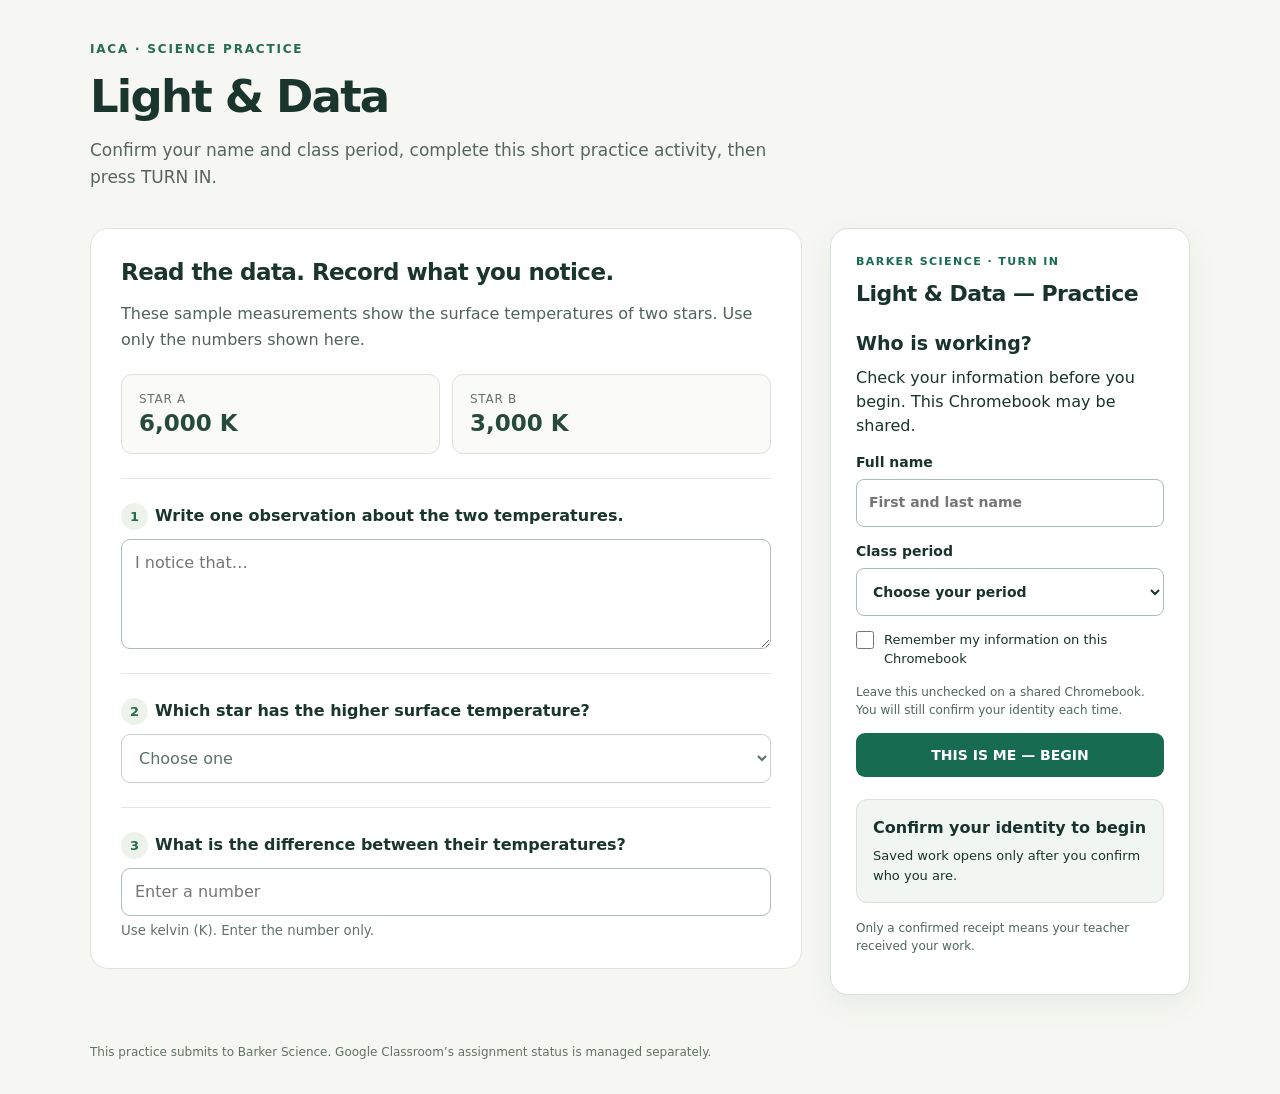
<file: prototype/index.html>
<!doctype html>
<html lang="en" data-identity="student_name">
<head>
  <meta charset="utf-8">
  <meta name="viewport" content="width=device-width, initial-scale=1">
  <meta name="referrer" content="no-referrer">
  <title>Light & Data · Barker Science</title>
  <link rel="stylesheet" href="../client/iaca-submission.css">
  <link rel="stylesheet" href="assignment.css">
  <script defer src="../client/iaca-submission.js"></script>
  <script defer src="config.js"></script>
  <script defer src="assignment.js"></script>
</head>
<body>
  <header><p class="eyebrow">IACA · SCIENCE PRACTICE</p><h1>Light & Data</h1><p>Confirm your name and class period, complete this short practice activity, then press TURN IN.</p></header>
  <p id="setup-note" class="setup-note">Teacher setup preview: the submission service has not been connected. Draft saving works; a real TURNED IN receipt requires the deployed backend.</p>
  <main class="layout">
    <aside id="submission" aria-label="Identity and turn in"></aside>
    <section id="activity" class="activity-card" aria-labelledby="activity-heading">
      <h2 id="activity-heading">Read the data. Record what you notice.</h2>
      <p>These sample measurements show the surface temperatures of two stars. Use only the numbers shown here.</p>
      <div class="sample"><div><span>Star A</span><b>6,000 K</b></div><div><span>Star B</span><b>3,000 K</b></div></div>
      <div class="task"><label for="observation"><span class="number">1</span>Write one observation about the two temperatures.</label><textarea id="observation" maxlength="5000" placeholder="I notice that…"></textarea></div>
      <div class="task"><label for="choice"><span class="number">2</span>Which star has the higher surface temperature?</label><select id="choice"><option value="">Choose one</option><option value="star_a">Star A</option><option value="star_b">Star B</option></select></div>
      <div class="task"><label for="measurement"><span class="number">3</span>What is the difference between their temperatures?</label><input id="measurement" inputmode="decimal" maxlength="40" placeholder="Enter a number"><small>Use kelvin (K). Enter the number only.</small></div>
    </section>
  </main>
  <footer>This practice submits to Barker Science. Google Classroom’s assignment status is managed separately.</footer>
  <noscript><p>JavaScript is required to save and turn in this activity. Ask your teacher for help.</p></noscript>
</body>
</html>
</file>
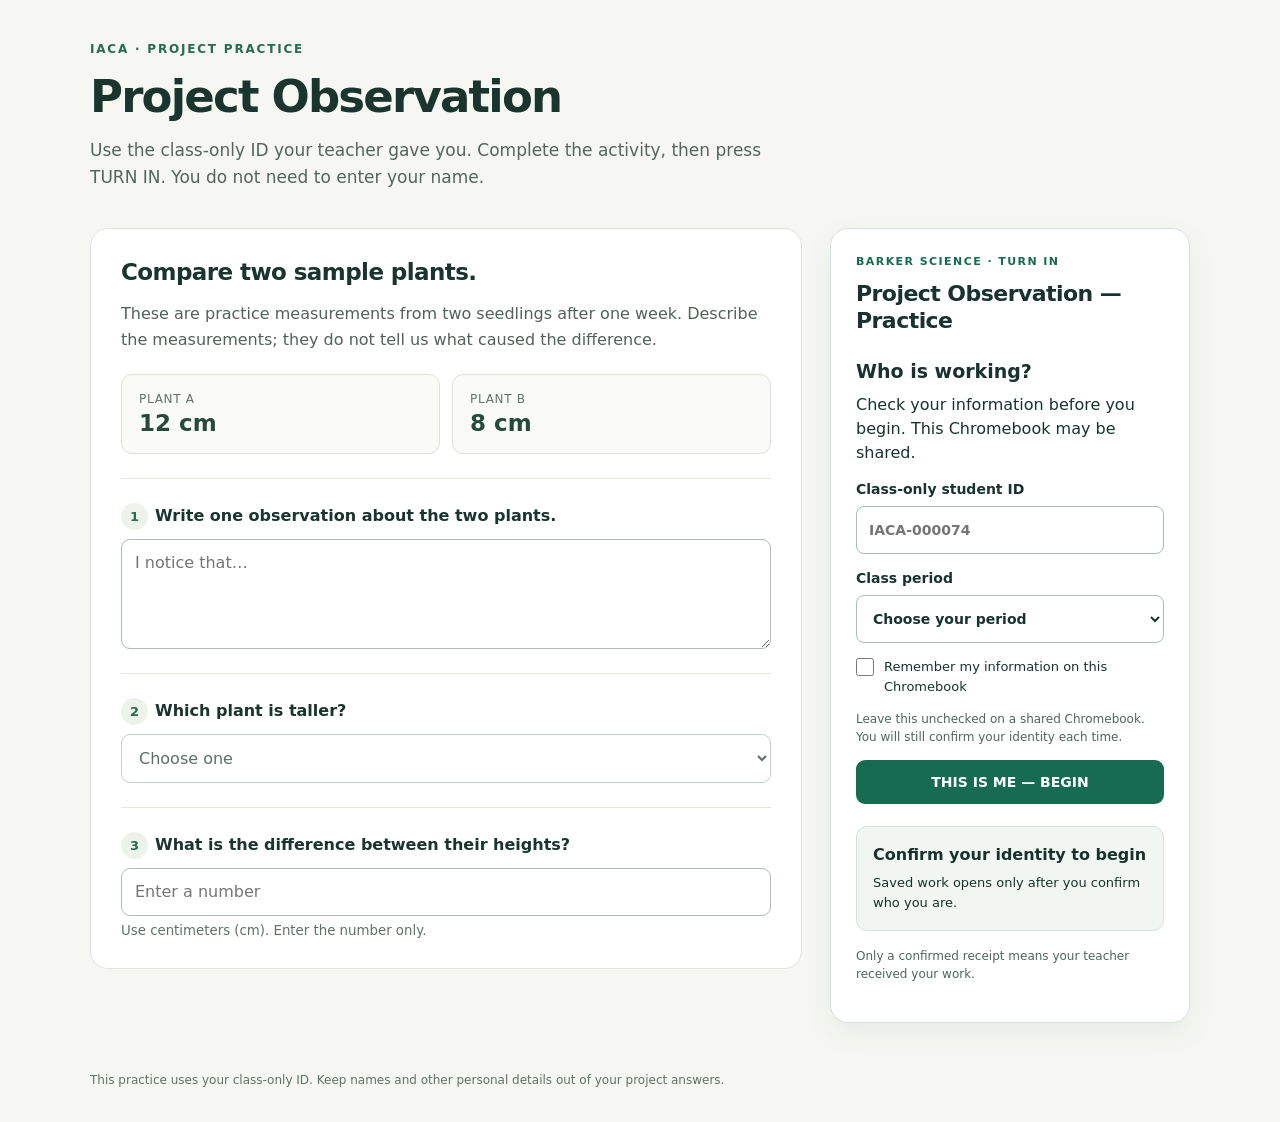
<file: prototype/anonymous.html>
<!doctype html>
<html lang="en" data-identity="anonymous_id">
<head>
  <meta charset="utf-8">
  <meta name="viewport" content="width=device-width, initial-scale=1">
  <meta name="referrer" content="no-referrer">
  <title>Project Observation · Barker Science</title>
  <link rel="stylesheet" href="../client/iaca-submission.css">
  <link rel="stylesheet" href="assignment.css">
  <script defer src="../client/iaca-submission.js"></script>
  <script defer src="config.js"></script>
  <script defer src="assignment.js"></script>
</head>
<body>
  <header><p class="eyebrow">IACA · PROJECT PRACTICE</p><h1>Project Observation</h1><p>Use the class-only ID your teacher gave you. Complete the activity, then press TURN IN. You do not need to enter your name.</p></header>
  <p id="setup-note" class="setup-note">Teacher setup preview: the submission service has not been connected. Draft saving works; a real TURNED IN receipt requires the deployed backend.</p>
  <main class="layout">
    <aside id="submission" aria-label="Identity and turn in"></aside>
    <section id="activity" class="activity-card" aria-labelledby="activity-heading">
      <h2 id="activity-heading">Compare two sample plants.</h2>
      <p>These are practice measurements from two seedlings after one week. Describe the measurements; they do not tell us what caused the difference.</p>
      <div class="sample"><div><span>Plant A</span><b>12 cm</b></div><div><span>Plant B</span><b>8 cm</b></div></div>
      <div class="task"><label for="observation"><span class="number">1</span>Write one observation about the two plants.</label><textarea id="observation" maxlength="5000" placeholder="I notice that…"></textarea></div>
      <div class="task"><label for="choice"><span class="number">2</span>Which plant is taller?</label><select id="choice"><option value="">Choose one</option><option value="plant_a">Plant A</option><option value="plant_b">Plant B</option></select></div>
      <div class="task"><label for="measurement"><span class="number">3</span>What is the difference between their heights?</label><input id="measurement" inputmode="decimal" maxlength="40" placeholder="Enter a number"><small>Use centimeters (cm). Enter the number only.</small></div>
    </section>
  </main>
  <footer>This practice uses your class-only ID. Keep names and other personal details out of your project answers.</footer>
  <noscript><p>JavaScript is required to save and turn in this activity. Ask your teacher for help.</p></noscript>
</body>
</html>
</file>
<file: from-cells-to-systems/client/iaca-submission.css>
/* Reusable turn-in component; all styles scoped to avoid assignment collisions. */
.iaca-submission { --iaca-ink:#18332d; --iaca-muted:#50655e; --iaca-accent:#166b50; --iaca-line:#d8e2dc; --iaca-soft:#f1f6f2; background:#fff; border:1px solid var(--iaca-line); border-radius:18px; padding:25px; color:var(--iaca-ink); font:16px/1.5 system-ui,-apple-system,BlinkMacSystemFont,"Segoe UI",sans-serif; box-shadow:0 10px 30px #173b2910; }
.iaca-submission * { box-sizing:border-box; }
.iaca-submission [hidden] { display:none !important; }
.iaca-submission .iaca-brand { font-size:11px; letter-spacing:.13em; font-weight:800; color:var(--iaca-accent); margin-bottom:9px; }
.iaca-submission .iaca-title { font-size:22px; line-height:1.25; margin:0 0 22px; letter-spacing:-.025em; }
.iaca-submission h3 { font-size:19px; margin:0 0 8px; }
.iaca-submission p { margin:0 0 14px; }
.iaca-submission label { display:block; font-size:14px; font-weight:650; margin:14px 0; }
.iaca-submission input:not([type=checkbox]),.iaca-submission select { display:block; width:100%; margin-top:6px; padding:12px; min-height:48px; background:#fff; color:var(--iaca-ink); border:1px solid #aabdb3; border-radius:8px; font:inherit; }
.iaca-submission input:focus-visible,.iaca-submission select:focus-visible,.iaca-submission button:focus-visible { outline:3px solid #78a88d; outline-offset:3px; }
.iaca-submission .iaca-check { display:flex; gap:10px; align-items:flex-start; font-weight:450; font-size:13px; }
.iaca-submission input[type=checkbox] { flex-shrink:0; width:18px; height:18px; accent-color:var(--iaca-accent); margin:1px 0 0; }
.iaca-submission .iaca-hint { font-size:12px; color:var(--iaca-muted); line-height:1.5; margin-top:10px; }
.iaca-submission .iaca-small { color:var(--iaca-muted); font-size:12px; text-transform:uppercase; letter-spacing:.08em; margin-bottom:3px; }
.iaca-submission .iaca-person { font-size:19px; font-weight:750; overflow-wrap:anywhere; margin-bottom:4px; }
.iaca-submission button { font:inherit; cursor:pointer; border-radius:9px; border:0; padding:13px 16px; line-height:1.3; font-size:14px; font-weight:750; }
.iaca-submission button:disabled { cursor:default; opacity:.6; }
.iaca-submission .iaca-primary { background:var(--iaca-accent); color:#fff; width:100%; }
.iaca-submission .iaca-primary:hover:not(:disabled) { background:#10533e; }
.iaca-submission .iaca-turn-in { font-size:20px; min-height:58px; letter-spacing:.025em; }
.iaca-submission .iaca-secondary { background:var(--iaca-soft); color:var(--iaca-ink); border:1px solid var(--iaca-line); font-size:11px; min-height:44px; }
.iaca-submission .iaca-link { background:transparent; padding:5px 0; text-align:left; color:var(--iaca-accent); text-decoration:underline; text-underline-offset:3px; font-size:13px; }
.iaca-submission .iaca-status { padding:16px; background:var(--iaca-soft); border:1px solid var(--iaca-line); border-radius:11px; margin:22px 0 16px; }
.iaca-submission .iaca-status strong { display:block; font-size:16px; margin-bottom:6px; }
.iaca-submission .iaca-status p { font-size:13px; margin:0; line-height:1.55; }
.iaca-submission .iaca-actions { display:grid; gap:9px; }
.iaca-submission .iaca-warning,.iaca-submission .iaca-errors { color:#6e3918; background:#fff6e9; padding:13px; border:1px solid #ebcca6; border-radius:8px; font-size:13px; }
.iaca-submission .iaca-errors { padding-left:30px; }
.iaca-submission .iaca-errors li + li { margin-top:5px; }
.iaca-submission[data-iaca-state=received] .iaca-status { background:#e4f4e9; border-color:#78aa8b; }
.iaca-submission[data-iaca-state=received] .iaca-status strong { color:#145238; font-size:23px; }
.iaca-submission[data-iaca-state=pending] .iaca-status,.iaca-submission[data-iaca-state=error] .iaca-status,.iaca-submission[data-iaca-state=conflict] .iaca-status { background:#fff6e9; border-color:#ebcca6; }
.iaca-submission[data-iaca-state=sending] .iaca-status { border-color:#699e84; }
@media (prefers-reduced-motion:no-preference) { .iaca-submission button { transition:background-color .15s; } }
@media (max-width:480px) { .iaca-submission { padding:20px; border-radius:12px; } }
</file>
<file: from-cells-to-systems/lesson.css>
/* IACA Monday design language: navy, off-white, emerald; scientific color only in data. */
:root{--ink:#0f1e26;--paper:#f1f4f1;--accent:#246e63;--line:#c8d5cf;--muted:#45555c;--soft:#e9f1ed;--warn:#884518;font-family:'Source Sans 3','Segoe UI',Arial,sans-serif;color:var(--ink);background:var(--paper);font-size:17px;line-height:1.5}
*{box-sizing:border-box}html{scroll-behavior:smooth;scroll-padding-top:22px}body{margin:0}a{color:var(--accent);text-underline-offset:3px}button,input,select,textarea{font:inherit}button,a,input,textarea,select{touch-action:manipulation}button{cursor:pointer}button:disabled{cursor:default;opacity:.65}button:focus-visible,a:focus-visible,input:focus-visible,select:focus-visible,textarea:focus-visible,summary:focus-visible{outline:3px solid #995a19;outline-offset:4px}[hidden]{display:none!important}.skip{position:absolute;top:-60px;left:10px}.skip:focus{top:8px;background:white;padding:10px;z-index:20}
.topbar{background:var(--ink);color:white;padding:16px max(24px,calc((100vw - 1240px)/2));display:flex;gap:20px;justify-content:space-between;border-bottom:4px solid #2e8b7e;font-size:14px;font-weight:700;letter-spacing:.04em}.topbar a{color:#fff}.page-header{max-width:1240px;margin:0 auto;padding:30px 24px 20px}.eyebrow{font-size:14px;font-weight:800;letter-spacing:.1em;text-transform:uppercase;color:var(--accent);margin:0 0 8px}h1{font-family:'Roboto Condensed','Arial Narrow',Arial,sans-serif;font-size:clamp(32px,4vw,48px);line-height:1.08;letter-spacing:-.03em;margin:0 0 12px}h2{font-size:27px;line-height:1.18;margin:0 0 15px}h3{font-size:21px;line-height:1.25;margin:0 0 10px}h4{font-size:18px;margin:0 0 8px}p{margin:0 0 16px}.mission{font-size:20px;max-width:900px;margin-bottom:6px}.layout{display:grid;grid-template-columns:300px minmax(0,1fr);gap:28px;max-width:1240px;margin:auto;padding:0 24px 40px}.side{min-width:0}.side-inner{position:sticky;top:18px;max-height:calc(100vh - 36px);overflow:auto;padding:1px 5px 14px 1px}.progress-card{border:1px solid var(--line);background:white;padding:17px;border-radius:12px;margin-bottom:16px}.progress-row{display:flex;justify-content:space-between;gap:10px;font-size:14px;font-weight:700}progress{width:100%;height:10px;accent-color:var(--accent)}#step-nav{display:grid;margin-top:12px;gap:3px}#step-nav a{font-size:15px;text-decoration:none;padding:7px 6px;color:var(--muted);border-radius:5px}#step-nav a:hover{background:var(--soft)}#step-nav a.complete{color:var(--accent);font-weight:700}.step-mark{display:inline-block;width:17px}.content{min-width:0}.step{background:white;border:1px solid var(--line);border-radius:14px;padding:28px;margin-bottom:22px;scroll-margin-top:18px}.step>p{max-width:70ch}.step ul,.step ol{padding-left:25px}.step li+li{margin-top:7px}.timer{display:block;color:var(--muted);font-size:14px;font-weight:600;margin-bottom:12px}.two-col,.three-col{display:grid;grid-template-columns:repeat(2,minmax(0,1fr));gap:18px;margin:18px 0}.three-col{grid-template-columns:repeat(3,minmax(0,1fr))}.card{background:#f5f7f5;border:1px solid var(--line);border-radius:9px;padding:18px;min-width:0}.callout{border-left:4px solid var(--accent);background:var(--soft);padding:16px 18px;margin:20px 0;border-radius:0 8px 8px 0}.callout p:last-child{margin:0}.setup-note{background:#fff3df;border:1px solid #e5bf8b;border-radius:8px;color:#613712;padding:14px 18px;font-size:15px;margin:20px 0 0}.step label{display:block;font-weight:650;margin:16px 0 8px}.step label select,.step label input,.step label textarea{font-weight:400;margin-top:8px}.step select,.step textarea,.step input:not([type=radio]):not([type=checkbox]):not([type=range]){display:block;width:100%;min-height:48px;background:white;color:var(--ink);border:1px solid #91a69b;border-radius:7px;padding:10px 12px;margin:7px 0 16px}.step select{max-width:100%;text-overflow:ellipsis}.step textarea{min-height:90px;resize:vertical}.step input[type=radio],.step input[type=checkbox]{width:20px;height:20px;accent-color:var(--accent);vertical-align:middle;margin-right:10px}.step input[type=range]{width:100%;accent-color:var(--accent)}fieldset{border:1px solid var(--line);border-radius:9px;padding:18px;margin:18px 0;min-width:0}legend{font-weight:700;padding:0 7px}fieldset label{font-weight:400!important}.step button,.primary,.external{display:inline-flex;align-items:center;justify-content:center;min-height:46px;border:1px solid var(--accent);border-radius:7px;padding:11px 17px;font-weight:700;text-decoration:none;background:var(--accent);color:white;line-height:1.3;margin:5px 8px 5px 0}.step button:hover,.primary:hover,.external:hover{background:#19594f}.secondary{background:white!important;color:var(--accent)!important}.check-feedback{font-size:16px;padding:10px 13px;margin:8px 0 16px;border-radius:6px}.check-feedback.correct{color:#185139;background:#e8f4ec}.check-feedback.retry{color:#753b18;background:#fff1de}.feedback{font-size:16px}.step figure{margin:18px 0}.step img{display:block;max-width:100%;height:auto;border-radius:6px}.step figure>img{width:100%;object-fit:contain}.step figcaption{font-size:14px;line-height:1.4;color:var(--muted);margin-top:9px}.step svg{display:block;max-width:100%;height:auto}details{border:1px solid var(--line);border-radius:8px;padding:14px 17px;margin:18px 0}summary{font-weight:700;cursor:pointer}details[open] summary{margin-bottom:14px}table{border-collapse:collapse;width:100%;font-size:16px;margin:16px 0}td,th{border-bottom:1px solid var(--line);text-align:left;padding:12px 9px;vertical-align:top}th{background:var(--soft);font-weight:700}td select{min-width:120px}.table-wrap{overflow-x:auto}.finish{background:var(--ink);color:white;border-radius:14px;padding:27px}.finish .eyebrow{color:#9bcfc2}.finish p{max-width:65ch}.finish button{font-size:20px;min-width:220px}.finish a{color:#b4dfd3}.finish small{display:block;font-size:14px;margin-top:12px}footer{max-width:1240px;padding:15px 24px 30px;margin:auto;color:var(--muted);font-size:14px}.iaca-submission{padding:20px;border-radius:12px;box-shadow:none}.iaca-submission .iaca-hint{font-size:14px}.iaca-submission .iaca-brand{font-size:12px}.iaca-submission .iaca-secondary{font-size:13px}.iaca-submission .iaca-status p{font-size:14px}.iaca-submission .iaca-status{margin:15px 0}.iaca-submission .iaca-title{font-size:21px}.iaca-submission .iaca-small{font-size:13px}.iaca-submission .iaca-link{font-size:14px}
#g6-fingerprints .profile-grid{grid-template-columns:repeat(2,minmax(0,1fr))}
.jump-menu{border:0;padding:0;margin:8px 0 0}.jump-menu summary{font-size:15px}
@media(max-width:1050px){.layout{grid-template-columns:270px minmax(0,1fr);gap:18px}.step{padding:22px}.three-col,#g6-fingerprints .profile-grid{grid-template-columns:1fr}}
@media(max-width:800px){.layout{display:block;padding:0 16px 25px}.side-inner{position:static;max-height:none;overflow:visible}.page-header{padding:24px 16px 16px}.progress-card{margin-bottom:12px}#step-nav{grid-template-columns:repeat(2,minmax(0,1fr))}#submission{margin-bottom:20px}.topbar{padding:14px 16px}.two-col{grid-template-columns:1fr}.step{padding:20px}.side-inner{padding-right:0}}
@media(prefers-reduced-motion:reduce){html{scroll-behavior:auto}}
@media print{.side,.topbar,.step button,.external,.finish button,#setup-note{display:none}.layout{display:block;max-width:none}.step{break-inside:avoid;box-shadow:none}body{background:white}.page-header{padding:0 0 20px}}
</file>
<file: light-detective/client/iaca-submission.css>
/* Reusable turn-in component; all styles scoped to avoid assignment collisions. */
.iaca-submission { --iaca-ink:#18332d; --iaca-muted:#50655e; --iaca-accent:#166b50; --iaca-line:#d8e2dc; --iaca-soft:#f1f6f2; background:#fff; border:1px solid var(--iaca-line); border-radius:18px; padding:25px; color:var(--iaca-ink); font:16px/1.5 system-ui,-apple-system,BlinkMacSystemFont,"Segoe UI",sans-serif; box-shadow:0 10px 30px #173b2910; }
.iaca-submission * { box-sizing:border-box; }
.iaca-submission [hidden] { display:none !important; }
.iaca-submission .iaca-brand { font-size:11px; letter-spacing:.13em; font-weight:800; color:var(--iaca-accent); margin-bottom:9px; }
.iaca-submission .iaca-title { font-size:22px; line-height:1.25; margin:0 0 22px; letter-spacing:-.025em; }
.iaca-submission h3 { font-size:19px; margin:0 0 8px; }
.iaca-submission p { margin:0 0 14px; }
.iaca-submission label { display:block; font-size:14px; font-weight:650; margin:14px 0; }
.iaca-submission input:not([type=checkbox]),.iaca-submission select { display:block; width:100%; margin-top:6px; padding:12px; min-height:48px; background:#fff; color:var(--iaca-ink); border:1px solid #aabdb3; border-radius:8px; font:inherit; }
.iaca-submission input:focus-visible,.iaca-submission select:focus-visible,.iaca-submission button:focus-visible { outline:3px solid #78a88d; outline-offset:3px; }
.iaca-submission .iaca-check { display:flex; gap:10px; align-items:flex-start; font-weight:450; font-size:13px; }
.iaca-submission input[type=checkbox] { flex-shrink:0; width:18px; height:18px; accent-color:var(--iaca-accent); margin:1px 0 0; }
.iaca-submission .iaca-hint { font-size:12px; color:var(--iaca-muted); line-height:1.5; margin-top:10px; }
.iaca-submission .iaca-small { color:var(--iaca-muted); font-size:12px; text-transform:uppercase; letter-spacing:.08em; margin-bottom:3px; }
.iaca-submission .iaca-person { font-size:19px; font-weight:750; overflow-wrap:anywhere; margin-bottom:4px; }
.iaca-submission button { font:inherit; cursor:pointer; border-radius:9px; border:0; padding:13px 16px; line-height:1.3; font-size:14px; font-weight:750; }
.iaca-submission button:disabled { cursor:default; opacity:.6; }
.iaca-submission .iaca-primary { background:var(--iaca-accent); color:#fff; width:100%; }
.iaca-submission .iaca-primary:hover:not(:disabled) { background:#10533e; }
.iaca-submission .iaca-turn-in { font-size:20px; min-height:58px; letter-spacing:.025em; }
.iaca-submission .iaca-secondary { background:var(--iaca-soft); color:var(--iaca-ink); border:1px solid var(--iaca-line); font-size:11px; min-height:44px; }
.iaca-submission .iaca-link { background:transparent; padding:5px 0; text-align:left; color:var(--iaca-accent); text-decoration:underline; text-underline-offset:3px; font-size:13px; }
.iaca-submission .iaca-status { padding:16px; background:var(--iaca-soft); border:1px solid var(--iaca-line); border-radius:11px; margin:22px 0 16px; }
.iaca-submission .iaca-status strong { display:block; font-size:16px; margin-bottom:6px; }
.iaca-submission .iaca-status p { font-size:13px; margin:0; line-height:1.55; }
.iaca-submission .iaca-actions { display:grid; gap:9px; }
.iaca-submission .iaca-warning,.iaca-submission .iaca-errors { color:#6e3918; background:#fff6e9; padding:13px; border:1px solid #ebcca6; border-radius:8px; font-size:13px; }
.iaca-submission .iaca-errors { padding-left:30px; }
.iaca-submission .iaca-errors li + li { margin-top:5px; }
.iaca-submission[data-iaca-state=received] .iaca-status { background:#e4f4e9; border-color:#78aa8b; }
.iaca-submission[data-iaca-state=received] .iaca-status strong { color:#145238; font-size:23px; }
.iaca-submission[data-iaca-state=pending] .iaca-status,.iaca-submission[data-iaca-state=error] .iaca-status,.iaca-submission[data-iaca-state=conflict] .iaca-status { background:#fff6e9; border-color:#ebcca6; }
.iaca-submission[data-iaca-state=sending] .iaca-status { border-color:#699e84; }
@media (prefers-reduced-motion:no-preference) { .iaca-submission button { transition:background-color .15s; } }
@media (max-width:480px) { .iaca-submission { padding:20px; border-radius:12px; } }
</file>
<file: light-detective/lesson.css>
/* IACA Monday design language: navy, off-white, emerald; scientific color only in data. */
:root{--ink:#0f1e26;--paper:#f1f4f1;--accent:#246e63;--line:#c8d5cf;--muted:#45555c;--soft:#e9f1ed;--warn:#884518;font-family:'Source Sans 3','Segoe UI',Arial,sans-serif;color:var(--ink);background:var(--paper);font-size:17px;line-height:1.5}
*{box-sizing:border-box}html{scroll-behavior:smooth;scroll-padding-top:22px}body{margin:0}a{color:var(--accent);text-underline-offset:3px}button,input,select,textarea{font:inherit}button,a,input,textarea,select{touch-action:manipulation}button{cursor:pointer}button:disabled{cursor:default;opacity:.65}button:focus-visible,a:focus-visible,input:focus-visible,select:focus-visible,textarea:focus-visible,summary:focus-visible{outline:3px solid #995a19;outline-offset:4px}[hidden]{display:none!important}.skip{position:absolute;top:-60px;left:10px}.skip:focus{top:8px;background:white;padding:10px;z-index:20}
.topbar{background:var(--ink);color:white;padding:16px max(24px,calc((100vw - 1240px)/2));display:flex;gap:20px;justify-content:space-between;border-bottom:4px solid #2e8b7e;font-size:14px;font-weight:700;letter-spacing:.04em}.topbar a{color:#fff}.page-header{max-width:1240px;margin:0 auto;padding:30px 24px 20px}.eyebrow{font-size:14px;font-weight:800;letter-spacing:.1em;text-transform:uppercase;color:var(--accent);margin:0 0 8px}h1{font-family:'Roboto Condensed','Arial Narrow',Arial,sans-serif;font-size:clamp(32px,4vw,48px);line-height:1.08;letter-spacing:-.03em;margin:0 0 12px}h2{font-size:27px;line-height:1.18;margin:0 0 15px}h3{font-size:21px;line-height:1.25;margin:0 0 10px}h4{font-size:18px;margin:0 0 8px}p{margin:0 0 16px}.mission{font-size:20px;max-width:900px;margin-bottom:6px}.layout{display:grid;grid-template-columns:300px minmax(0,1fr);gap:28px;max-width:1240px;margin:auto;padding:0 24px 40px}.side{min-width:0}.side-inner{position:sticky;top:18px;max-height:calc(100vh - 36px);overflow:auto;padding:1px 5px 14px 1px}.progress-card{border:1px solid var(--line);background:white;padding:17px;border-radius:12px;margin-bottom:16px}.progress-row{display:flex;justify-content:space-between;gap:10px;font-size:14px;font-weight:700}progress{width:100%;height:10px;accent-color:var(--accent)}#step-nav{display:grid;margin-top:12px;gap:3px}#step-nav a{font-size:15px;text-decoration:none;padding:7px 6px;color:var(--muted);border-radius:5px}#step-nav a:hover{background:var(--soft)}#step-nav a.complete{color:var(--accent);font-weight:700}.step-mark{display:inline-block;width:17px}.content{min-width:0}.step{background:white;border:1px solid var(--line);border-radius:14px;padding:28px;margin-bottom:22px;scroll-margin-top:18px}.step>p{max-width:70ch}.step ul,.step ol{padding-left:25px}.step li+li{margin-top:7px}.timer{display:block;color:var(--muted);font-size:14px;font-weight:600;margin-bottom:12px}.two-col,.three-col{display:grid;grid-template-columns:repeat(2,minmax(0,1fr));gap:18px;margin:18px 0}.three-col{grid-template-columns:repeat(3,minmax(0,1fr))}.card{background:#f5f7f5;border:1px solid var(--line);border-radius:9px;padding:18px;min-width:0}.callout{border-left:4px solid var(--accent);background:var(--soft);padding:16px 18px;margin:20px 0;border-radius:0 8px 8px 0}.callout p:last-child{margin:0}.setup-note{background:#fff3df;border:1px solid #e5bf8b;border-radius:8px;color:#613712;padding:14px 18px;font-size:15px;margin:20px 0 0}.step label{display:block;font-weight:650;margin:16px 0 8px}.step label select,.step label input,.step label textarea{font-weight:400;margin-top:8px}.step select,.step textarea,.step input:not([type=radio]):not([type=checkbox]):not([type=range]){display:block;width:100%;min-height:48px;background:white;color:var(--ink);border:1px solid #91a69b;border-radius:7px;padding:10px 12px;margin:7px 0 16px}.step select{max-width:100%;text-overflow:ellipsis}.step textarea{min-height:90px;resize:vertical}.step input[type=radio],.step input[type=checkbox]{width:20px;height:20px;accent-color:var(--accent);vertical-align:middle;margin-right:10px}.step input[type=range]{width:100%;accent-color:var(--accent)}fieldset{border:1px solid var(--line);border-radius:9px;padding:18px;margin:18px 0;min-width:0}legend{font-weight:700;padding:0 7px}fieldset label{font-weight:400!important}.step button,.primary,.external{display:inline-flex;align-items:center;justify-content:center;min-height:46px;border:1px solid var(--accent);border-radius:7px;padding:11px 17px;font-weight:700;text-decoration:none;background:var(--accent);color:white;line-height:1.3;margin:5px 8px 5px 0}.step button:hover,.primary:hover,.external:hover{background:#19594f}.secondary{background:white!important;color:var(--accent)!important}.check-feedback{font-size:16px;padding:10px 13px;margin:8px 0 16px;border-radius:6px}.check-feedback.correct{color:#185139;background:#e8f4ec}.check-feedback.retry{color:#753b18;background:#fff1de}.feedback{font-size:16px}.step figure{margin:18px 0}.step img{display:block;max-width:100%;height:auto;border-radius:6px}.step figure>img{width:100%;object-fit:contain}.step figcaption{font-size:14px;line-height:1.4;color:var(--muted);margin-top:9px}.step svg{display:block;max-width:100%;height:auto}details{border:1px solid var(--line);border-radius:8px;padding:14px 17px;margin:18px 0}summary{font-weight:700;cursor:pointer}details[open] summary{margin-bottom:14px}table{border-collapse:collapse;width:100%;font-size:16px;margin:16px 0}td,th{border-bottom:1px solid var(--line);text-align:left;padding:12px 9px;vertical-align:top}th{background:var(--soft);font-weight:700}td select{min-width:120px}.table-wrap{overflow-x:auto}.finish{background:var(--ink);color:white;border-radius:14px;padding:27px}.finish .eyebrow{color:#9bcfc2}.finish p{max-width:65ch}.finish button{font-size:20px;min-width:220px}.finish a{color:#b4dfd3}.finish small{display:block;font-size:14px;margin-top:12px}footer{max-width:1240px;padding:15px 24px 30px;margin:auto;color:var(--muted);font-size:14px}.iaca-submission{padding:20px;border-radius:12px;box-shadow:none}.iaca-submission .iaca-hint{font-size:14px}.iaca-submission .iaca-brand{font-size:12px}.iaca-submission .iaca-secondary{font-size:13px}.iaca-submission .iaca-status p{font-size:14px}.iaca-submission .iaca-status{margin:15px 0}.iaca-submission .iaca-title{font-size:21px}.iaca-submission .iaca-small{font-size:13px}.iaca-submission .iaca-link{font-size:14px}
#g6-fingerprints .profile-grid{grid-template-columns:repeat(2,minmax(0,1fr))}
.jump-menu{border:0;padding:0;margin:8px 0 0}.jump-menu summary{font-size:15px}
@media(max-width:1050px){.layout{grid-template-columns:270px minmax(0,1fr);gap:18px}.step{padding:22px}.three-col,#g6-fingerprints .profile-grid{grid-template-columns:1fr}}
@media(max-width:800px){.layout{display:block;padding:0 16px 25px}.side-inner{position:static;max-height:none;overflow:visible}.page-header{padding:24px 16px 16px}.progress-card{margin-bottom:12px}#step-nav{grid-template-columns:repeat(2,minmax(0,1fr))}#submission{margin-bottom:20px}.topbar{padding:14px 16px}.two-col{grid-template-columns:1fr}.step{padding:20px}.side-inner{padding-right:0}}
@media(prefers-reduced-motion:reduce){html{scroll-behavior:auto}}
@media print{.side,.topbar,.step button,.external,.finish button,#setup-note{display:none}.layout{display:block;max-width:none}.step{break-inside:avoid;box-shadow:none}body{background:white}.page-header{padding:0 0 20px}}
</file>
<file: client/iaca-submission.css>
/* Reusable turn-in component; all styles scoped to avoid assignment collisions. */
.iaca-submission { --iaca-ink:#18332d; --iaca-muted:#50655e; --iaca-accent:#166b50; --iaca-line:#d8e2dc; --iaca-soft:#f1f6f2; background:#fff; border:1px solid var(--iaca-line); border-radius:18px; padding:25px; color:var(--iaca-ink); font:16px/1.5 system-ui,-apple-system,BlinkMacSystemFont,"Segoe UI",sans-serif; box-shadow:0 10px 30px #173b2910; }
.iaca-submission * { box-sizing:border-box; }
.iaca-submission [hidden] { display:none !important; }
.iaca-submission .iaca-brand { font-size:11px; letter-spacing:.13em; font-weight:800; color:var(--iaca-accent); margin-bottom:9px; }
.iaca-submission .iaca-title { font-size:22px; line-height:1.25; margin:0 0 22px; letter-spacing:-.025em; }
.iaca-submission h3 { font-size:19px; margin:0 0 8px; }
.iaca-submission p { margin:0 0 14px; }
.iaca-submission label { display:block; font-size:14px; font-weight:650; margin:14px 0; }
.iaca-submission input:not([type=checkbox]),.iaca-submission select { display:block; width:100%; margin-top:6px; padding:12px; min-height:48px; background:#fff; color:var(--iaca-ink); border:1px solid #aabdb3; border-radius:8px; font:inherit; }
.iaca-submission input:focus-visible,.iaca-submission select:focus-visible,.iaca-submission button:focus-visible { outline:3px solid #78a88d; outline-offset:3px; }
.iaca-submission .iaca-check { display:flex; gap:10px; align-items:flex-start; font-weight:450; font-size:13px; }
.iaca-submission input[type=checkbox] { flex-shrink:0; width:18px; height:18px; accent-color:var(--iaca-accent); margin:1px 0 0; }
.iaca-submission .iaca-hint { font-size:12px; color:var(--iaca-muted); line-height:1.5; margin-top:10px; }
.iaca-submission .iaca-small { color:var(--iaca-muted); font-size:12px; text-transform:uppercase; letter-spacing:.08em; margin-bottom:3px; }
.iaca-submission .iaca-person { font-size:19px; font-weight:750; overflow-wrap:anywhere; margin-bottom:4px; }
.iaca-submission button { font:inherit; cursor:pointer; border-radius:9px; border:0; padding:13px 16px; line-height:1.3; font-size:14px; font-weight:750; }
.iaca-submission button:disabled { cursor:default; opacity:.6; }
.iaca-submission .iaca-primary { background:var(--iaca-accent); color:#fff; width:100%; }
.iaca-submission .iaca-primary:hover:not(:disabled) { background:#10533e; }
.iaca-submission .iaca-turn-in { font-size:20px; min-height:58px; letter-spacing:.025em; }
.iaca-submission .iaca-secondary { background:var(--iaca-soft); color:var(--iaca-ink); border:1px solid var(--iaca-line); font-size:11px; min-height:44px; }
.iaca-submission .iaca-link { background:transparent; padding:5px 0; text-align:left; color:var(--iaca-accent); text-decoration:underline; text-underline-offset:3px; font-size:13px; }
.iaca-submission .iaca-status { padding:16px; background:var(--iaca-soft); border:1px solid var(--iaca-line); border-radius:11px; margin:22px 0 16px; }
.iaca-submission .iaca-status strong { display:block; font-size:16px; margin-bottom:6px; }
.iaca-submission .iaca-status p { font-size:13px; margin:0; line-height:1.55; }
.iaca-submission .iaca-actions { display:grid; gap:9px; }
.iaca-submission .iaca-warning,.iaca-submission .iaca-errors { color:#6e3918; background:#fff6e9; padding:13px; border:1px solid #ebcca6; border-radius:8px; font-size:13px; }
.iaca-submission .iaca-errors { padding-left:30px; }
.iaca-submission .iaca-errors li + li { margin-top:5px; }
.iaca-submission[data-iaca-state=received] .iaca-status { background:#e4f4e9; border-color:#78aa8b; }
.iaca-submission[data-iaca-state=received] .iaca-status strong { color:#145238; font-size:23px; }
.iaca-submission[data-iaca-state=pending] .iaca-status,.iaca-submission[data-iaca-state=error] .iaca-status,.iaca-submission[data-iaca-state=conflict] .iaca-status { background:#fff6e9; border-color:#ebcca6; }
.iaca-submission[data-iaca-state=sending] .iaca-status { border-color:#699e84; }
@media (prefers-reduced-motion:no-preference) { .iaca-submission button { transition:background-color .15s; } }
@media (max-width:480px) { .iaca-submission { padding:20px; border-radius:12px; } }
</file>
<file: prototype/assignment.css>
:root { color-scheme:light; font-family:system-ui,-apple-system,BlinkMacSystemFont,"Segoe UI",sans-serif; color:#19352d; background:#f6f7f2; }
* { box-sizing:border-box; }
body { margin:0; }
header { max-width:1160px; margin:auto; padding:40px 30px 25px; }
header .eyebrow { color:#276b50; letter-spacing:.15em; font-weight:750; font-size:12px; margin:0 0 13px; }
h1 { font-size:clamp(28px,4vw,45px); letter-spacing:-.04em; line-height:1.1; margin:0 0 15px; }
header p { max-width:700px; font-size:17px; line-height:1.6; color:#55655c; margin:0; }
.layout { display:grid; grid-template-columns:minmax(0,1fr) 360px; gap:28px; max-width:1160px; padding:12px 30px 50px; margin:auto; align-items:start; }
#submission { grid-column:2; grid-row:1; }
#activity { grid-column:1; grid-row:1; }
.activity-card { border:1px solid #dfe5db; border-radius:18px; background:#fff; padding:30px; }
.activity-card h2 { margin:0 0 12px; font-size:23px; letter-spacing:-.025em; }
.activity-card p { line-height:1.65; color:#526159; }
.task { border-top:1px solid #e3e8df; padding-top:24px; margin-top:24px; }
.task label { display:block; line-height:1.5; font-weight:650; margin-bottom:9px; }
.task .number { display:inline-flex; align-items:center; justify-content:center; width:27px; height:27px; background:#edf3eb; color:#276b50; border-radius:50%; font-size:13px; margin-right:7px; }
.task textarea,.task input,.task select { display:block; width:100%; padding:13px; font:inherit; border:1px solid #adbdb2; border-radius:9px; background:#fff; color:inherit; min-height:48px; }
.task textarea { resize:vertical; min-height:110px; }
.task small { display:block; margin-top:7px; color:#607267; }
.task :focus-visible { outline:3px solid #86b39b; outline-offset:2px; }
.sample { display:grid; grid-template-columns:1fr 1fr; gap:12px; margin:20px 0; }
.sample div { border:1px solid #dce3d8; background:#fafbf8; padding:17px; border-radius:11px; }
.sample b { display:block; font-size:23px; margin-top:4px; color:#274b3a; }
.sample span { display:block; font-size:12px; letter-spacing:.06em; text-transform:uppercase; color:#627269; }
.setup-note { max-width:1100px; margin:0 auto 15px; padding:12px 16px; background:#fff2dc; border:1px solid #e5ca9e; border-radius:8px; color:#63431a; font-size:13px; }
.setup-note[hidden] { display:none; }
footer { max-width:1160px; padding:0 30px 35px; margin:auto; color:#617266; font-size:12px; }
a { color:#166b50; }
@media (max-width:840px) { .layout { display:flex; flex-direction:column; padding:12px 18px 32px; } #submission,#activity { width:100%; } header { padding:28px 20px 20px; } .setup-note { margin:0 18px 12px; } .activity-card { padding:23px; } }
</file>
